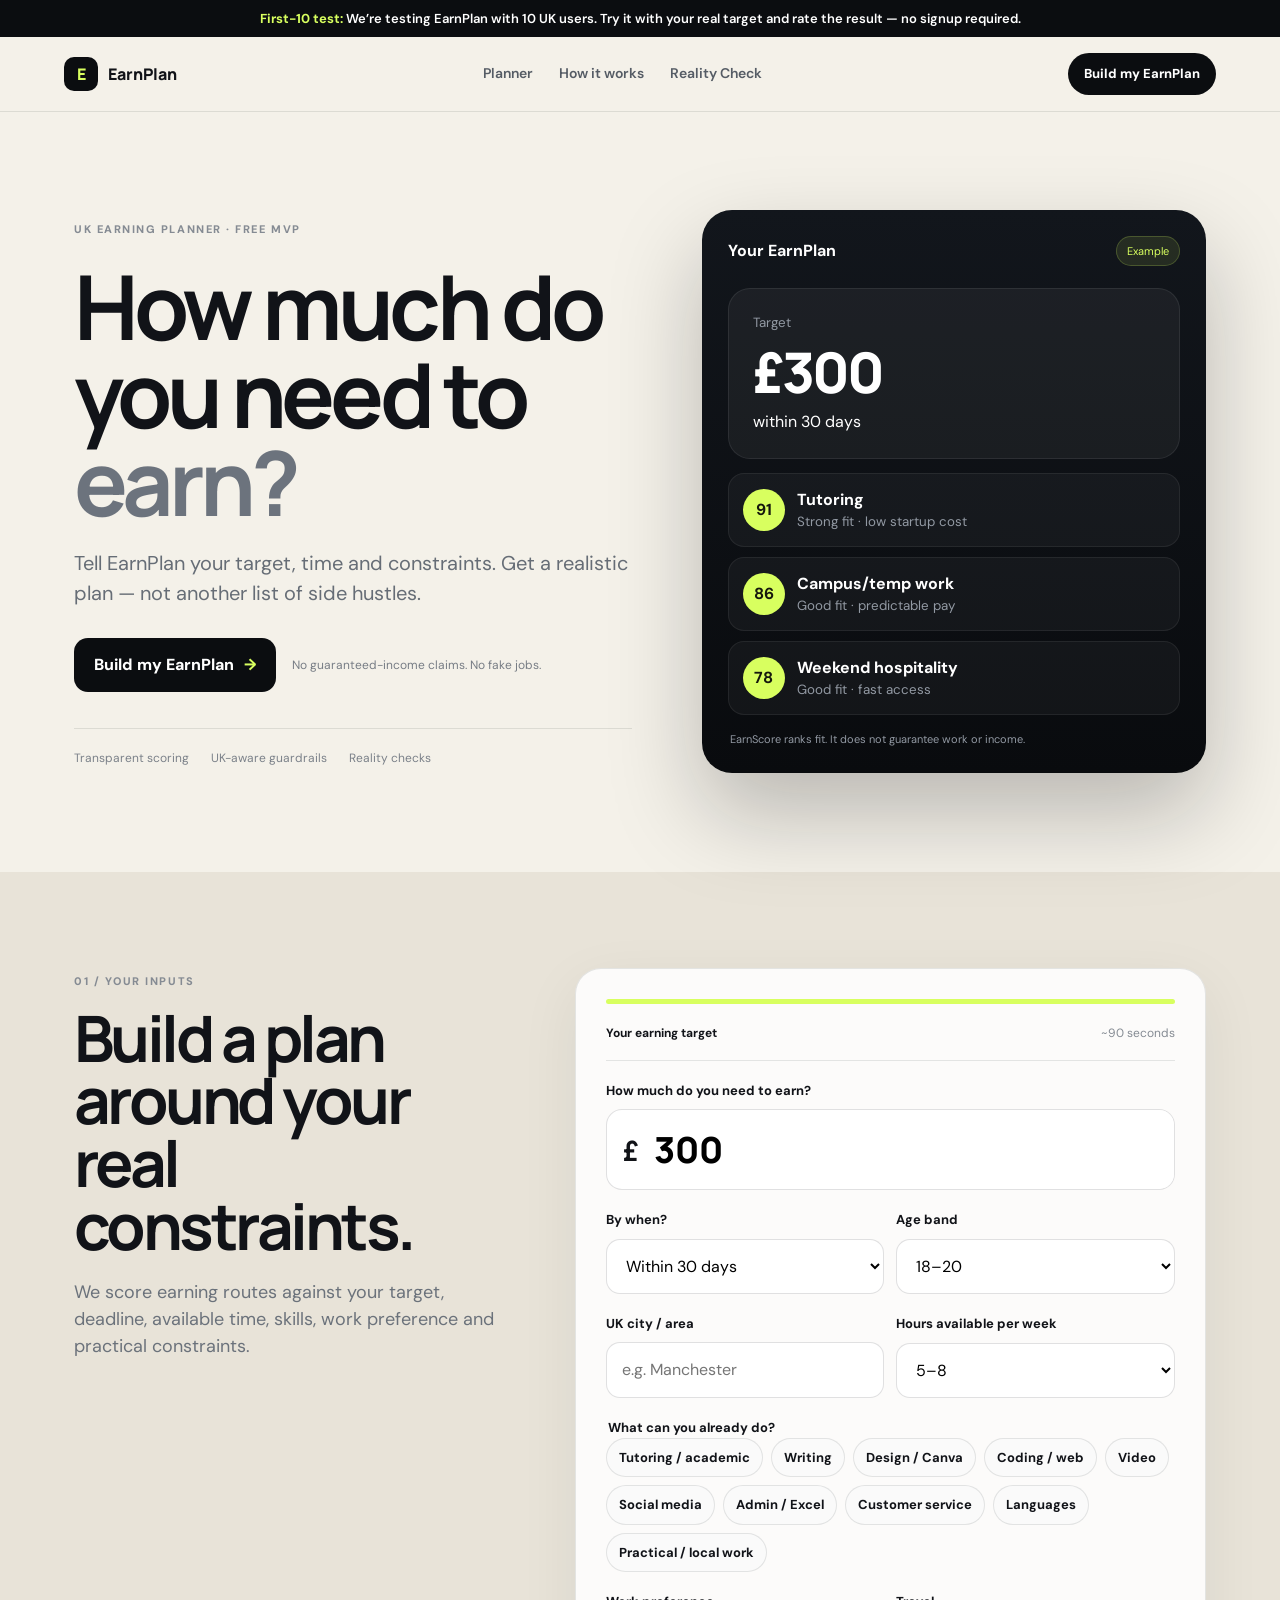
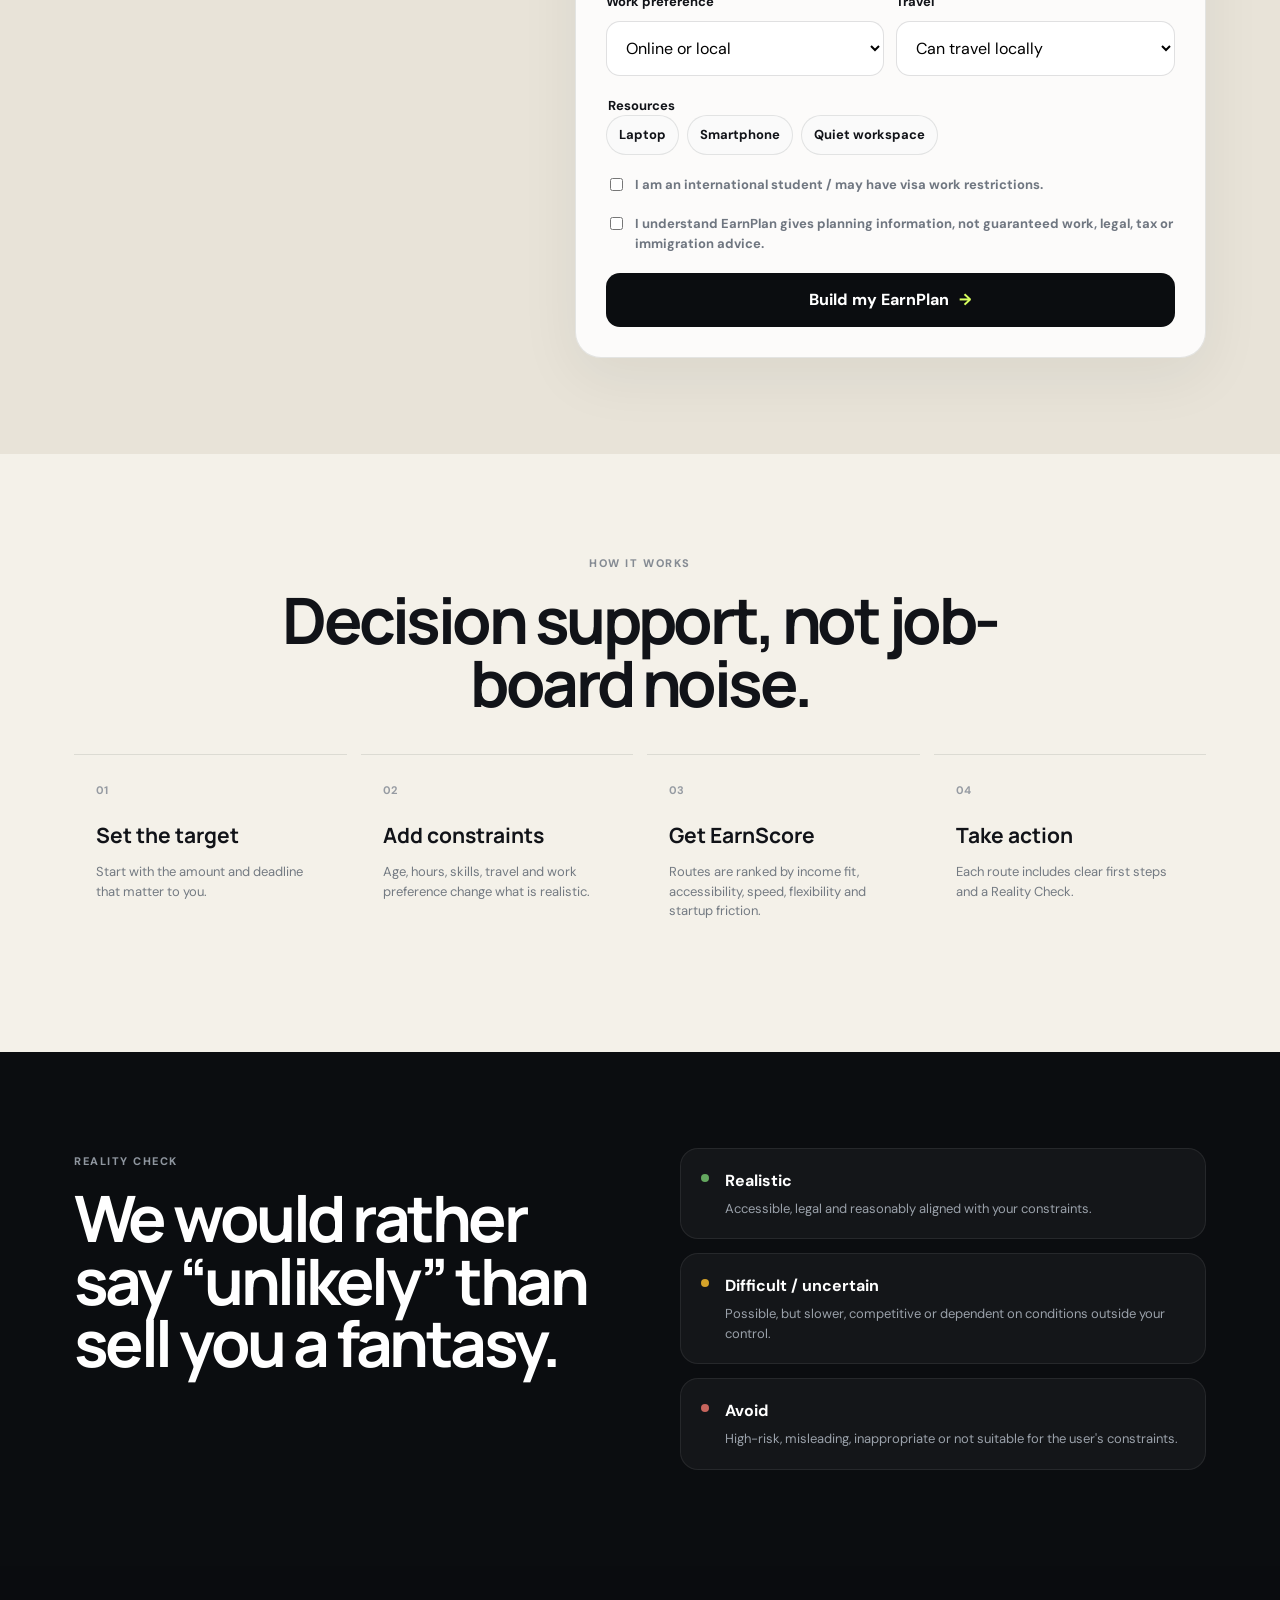
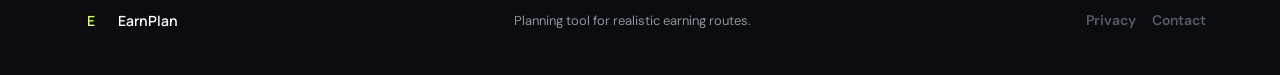
<file: index.html>
<!DOCTYPE html>
<html lang="en">
<head>
  <meta charset="UTF-8" />
  <meta name="viewport" content="width=device-width, initial-scale=1.0" />
  <meta name="description" content="EarnPlan turns your income target, time, skills and constraints into a realistic UK earning plan." />
  <meta name="theme-color" content="#0b0d10" />
  <title>EarnPlan — Build a realistic earning plan</title>
  <link rel="preconnect" href="https://fonts.googleapis.com">
  <link rel="preconnect" href="https://fonts.gstatic.com" crossorigin>
  <link href="https://fonts.googleapis.com/css2?family=DM+Sans:wght@400;500;600;700&family=Manrope:wght@600;700;800&display=swap" rel="stylesheet">
  <link rel="stylesheet" href="styles.css" />
</head>
<body>
  <div style="padding:10px 18px;text-align:center;background:#0b0d10;color:#fff;font:600 13px 'DM Sans',system-ui,sans-serif"><strong style="color:#d8ff5f">First-10 test:</strong> We’re testing EarnPlan with 10 UK users. Try it with your real target and rate the result — no signup required.</div>
  <header class="site-header">
    <a class="brand" href="#top"><span class="brand-mark">E</span><span>EarnPlan</span></a>
    <nav><a href="#planner">Planner</a><a href="#how">How it works</a><a href="#trust">Reality Check</a></nav>
    <a class="header-cta" href="#planner">Build my EarnPlan</a>
  </header>
  <main id="top">
    <section class="hero section-shell">
      <div class="hero-copy-wrap">
        <span class="eyebrow">UK earning planner · free MVP</span>
        <h1>How much do you need to <span>earn?</span></h1>
        <p class="hero-copy">Tell EarnPlan your target, time and constraints. Get a realistic plan — not another list of side hustles.</p>
        <div class="hero-actions"><a class="button primary-button" href="#planner">Build my EarnPlan <span>→</span></a><span class="microcopy">No guaranteed-income claims. No fake jobs.</span></div>
        <div class="trust-row"><span>Transparent scoring</span><span>UK-aware guardrails</span><span>Reality checks</span></div>
      </div>
      <div class="hero-product"><div class="product-window"><div class="window-top"><strong>Your EarnPlan</strong><span class="badge">Example</span></div><div class="target-card"><small>Target</small><strong>£300</strong><span>within 30 days</span></div><div class="route-preview"><div><b>91</b><span><strong>Tutoring</strong><small>Strong fit · low startup cost</small></span></div><div><b>86</b><span><strong>Campus/temp work</strong><small>Good fit · predictable pay</small></span></div><div><b>78</b><span><strong>Weekend hospitality</strong><small>Good fit · fast access</small></span></div></div><p class="window-note">EarnScore ranks fit. It does not guarantee work or income.</p></div></div>
    </section>
    <section id="planner" class="planner-wrap"><div class="section-shell planner-grid"><div class="section-intro"><span class="section-number">01 / Your inputs</span><h2>Build a plan around your real constraints.</h2><p>We score earning routes against your target, deadline, available time, skills, work preference and practical constraints.</p></div><form id="earn-form" class="panel form-panel"><div class="progress"><span id="progress-bar"></span></div><div class="form-head"><strong>Your earning target</strong><span>~90 seconds</span></div><label><span>How much do you need to earn?</span><div class="money-input"><b>£</b><input id="goal" type="number" min="20" step="10" value="300" required></div></label><div class="two-fields"><label><span>By when?</span><select id="deadline"><option value="7">Within 7 days</option><option value="30" selected>Within 30 days</option><option value="90">Within 90 days</option></select></label><label><span>Age band</span><select id="age"><option value="16-17">16–17</option><option value="18-20" selected>18–20</option><option value="21+">21+</option></select></label></div><div class="two-fields"><label><span>UK city / area</span><input id="location" type="text" placeholder="e.g. Manchester" required></label><label><span>Hours available per week</span><select id="hours"><option value="4">Up to 4</option><option value="8" selected>5–8</option><option value="12">9–12</option><option value="20">13–20</option><option value="30">20+</option></select></label></div><fieldset><legend>What can you already do?</legend><div class="chip-grid"><label class="chip"><input type="checkbox" name="skills" value="academic"><span>Tutoring / academic</span></label><label class="chip"><input type="checkbox" name="skills" value="writing"><span>Writing</span></label><label class="chip"><input type="checkbox" name="skills" value="design"><span>Design / Canva</span></label><label class="chip"><input type="checkbox" name="skills" value="web"><span>Coding / web</span></label><label class="chip"><input type="checkbox" name="skills" value="video"><span>Video</span></label><label class="chip"><input type="checkbox" name="skills" value="social"><span>Social media</span></label><label class="chip"><input type="checkbox" name="skills" value="admin"><span>Admin / Excel</span></label><label class="chip"><input type="checkbox" name="skills" value="service"><span>Customer service</span></label><label class="chip"><input type="checkbox" name="skills" value="language"><span>Languages</span></label><label class="chip"><input type="checkbox" name="skills" value="practical"><span>Practical / local work</span></label></div></fieldset><div class="two-fields"><label><span>Work preference</span><select id="preference"><option value="either">Online or local</option><option value="online">Online only</option><option value="local">Local only</option></select></label><label><span>Travel</span><select id="transport"><option value="none">No transport</option><option value="local" selected>Can travel locally</option><option value="bike">Bicycle</option><option value="car">Car</option></select></label></div><fieldset><legend>Resources</legend><div class="chip-grid"><label class="chip"><input type="checkbox" name="resources" value="laptop"><span>Laptop</span></label><label class="chip"><input type="checkbox" name="resources" value="phone"><span>Smartphone</span></label><label class="chip"><input type="checkbox" name="resources" value="quiet"><span>Quiet workspace</span></label></div></fieldset><label class="checkbox-line"><input id="visa" type="checkbox"><span>I am an international student / may have visa work restrictions.</span></label><label class="checkbox-line"><input id="eligibility" type="checkbox" required><span>I understand EarnPlan gives planning information, not guaranteed work, legal, tax or immigration advice.</span></label><button class="button primary-button full-button" type="submit">Build my EarnPlan <span>→</span></button></form></div></section>
    <section id="results" class="section-shell results-section hidden" aria-live="polite"><div class="results-head"><div><span class="section-number">02 / Your ranked routes</span><h2 id="result-title">Your EarnPlan</h2><p id="result-summary"></p></div><div class="score-key"><span>80–100 Strong fit</span><span>60–79 Possible fit</span><span>&lt;60 Weak fit</span></div></div><div id="result-cards" class="result-grid"></div><div class="action-plan panel"><div><span class="section-number">Your action plan</span><h3>What to do next</h3></div><ol id="action-list"></ol></div><div id="visa-warning" class="warning hidden"><strong>Visa/work-rights check:</strong> Some visa conditions restrict working hours and may prohibit self-employment. Check your own conditions and official UK guidance before accepting work.</div><p class="legal-note">Estimates are indicative only. Earnings, availability and eligibility vary by employer, platform, location and personal circumstances.</p></section>
    <section id="how" class="section-shell how-section"><div class="center-heading"><span class="section-number">How it works</span><h2>Decision support, not job-board noise.</h2></div><div class="steps-grid"><article><b>01</b><h3>Set the target</h3><p>Start with the amount and deadline that matter to you.</p></article><article><b>02</b><h3>Add constraints</h3><p>Age, hours, skills, travel and work preference change what is realistic.</p></article><article><b>03</b><h3>Get EarnScore</h3><p>Routes are ranked by income fit, accessibility, speed, flexibility and startup friction.</p></article><article><b>04</b><h3>Take action</h3><p>Each route includes clear first steps and a Reality Check.</p></article></div></section>
    <section id="trust" class="trust-section"><div class="section-shell trust-grid"><div><span class="section-number">Reality Check</span><h2>We would rather say “unlikely” than sell you a fantasy.</h2></div><div class="reality-list"><div><span class="dot green"></span><strong>Realistic</strong><p>Accessible, legal and reasonably aligned with your constraints.</p></div><div><span class="dot amber"></span><strong>Difficult / uncertain</strong><p>Possible, but slower, competitive or dependent on conditions outside your control.</p></div><div><span class="dot red"></span><strong>Avoid</strong><p>High-risk, misleading, inappropriate or not suitable for the user's constraints.</p></div></div></div></section>
  </main>
  <footer><div class="section-shell footer-inner"><a class="brand" href="#top"><span class="brand-mark">E</span><span>EarnPlan</span></a><p>Planning tool for realistic earning routes.</p><div><a href="privacy.html">Privacy</a><a href="mailto:helloearnplan@protonmail.com">Contact</a></div></div></footer>
  <script src="script.js"></script>
</body>
</html>
</file>
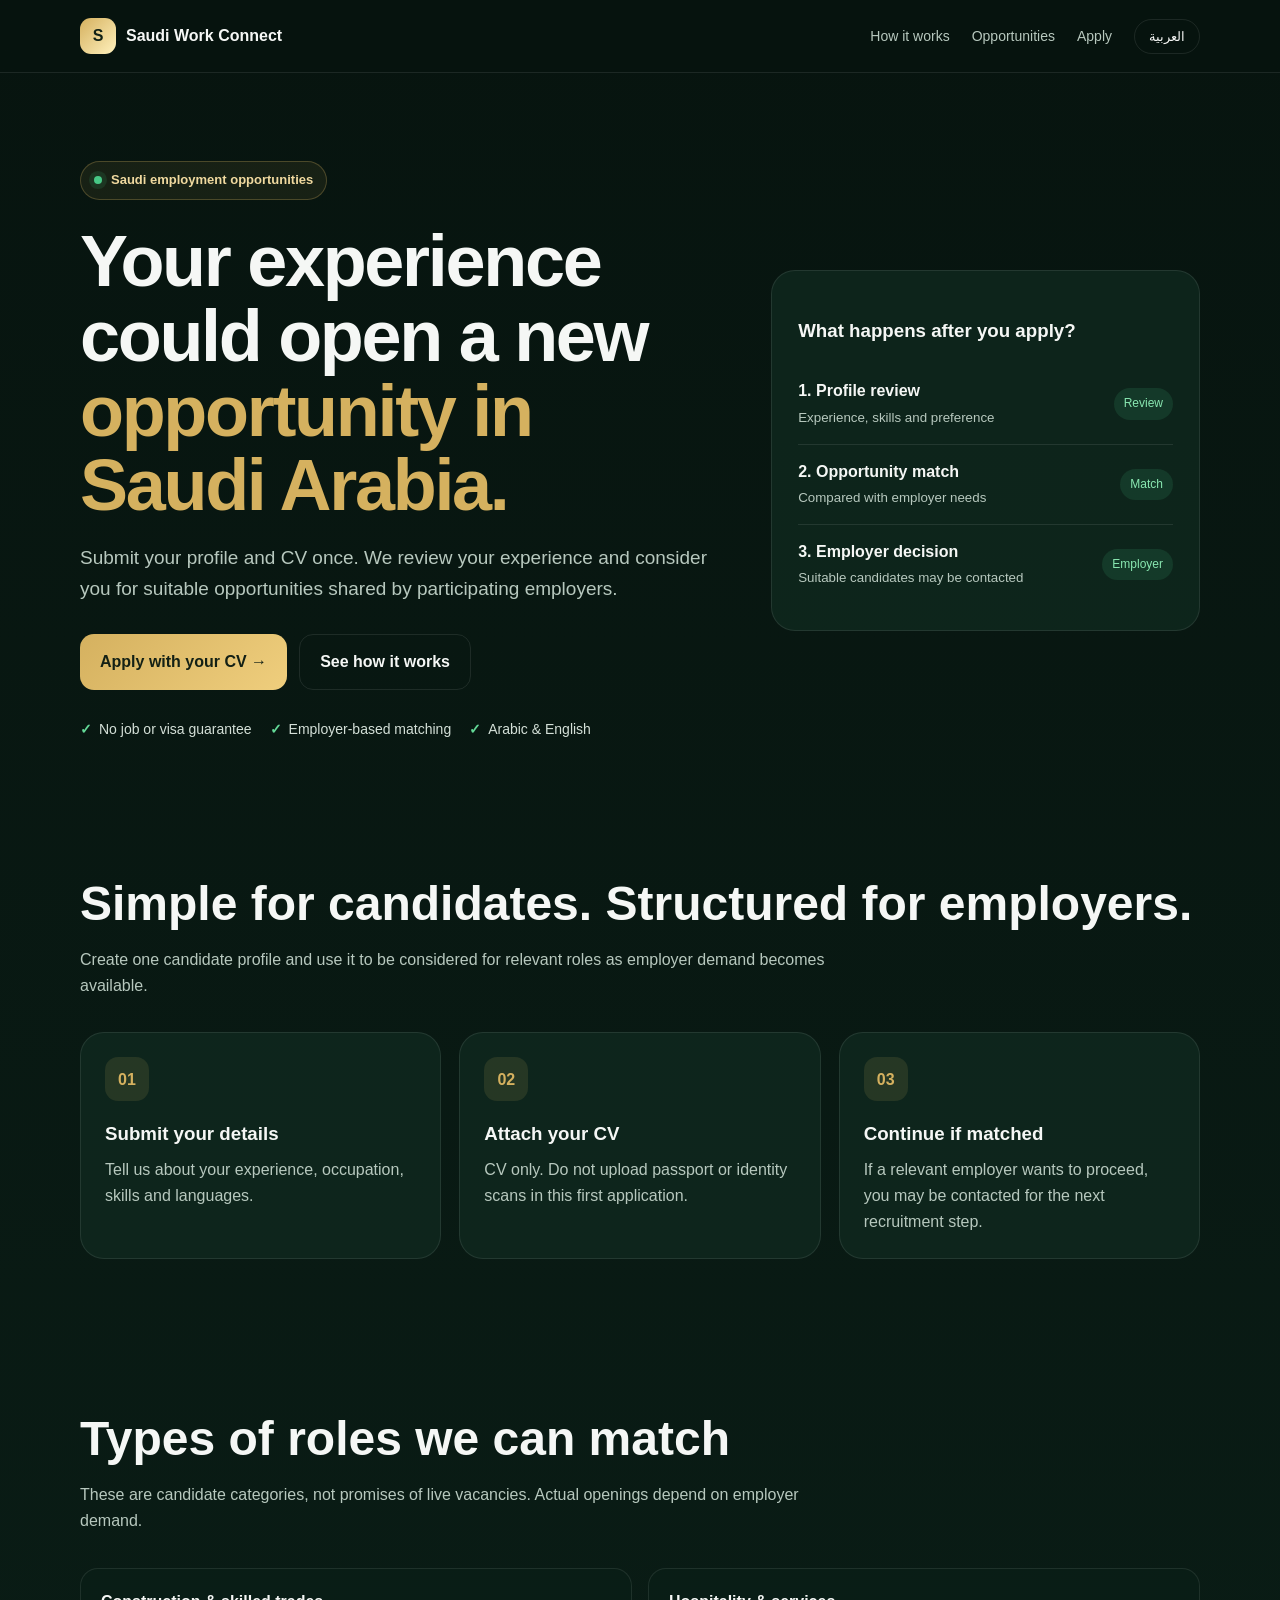
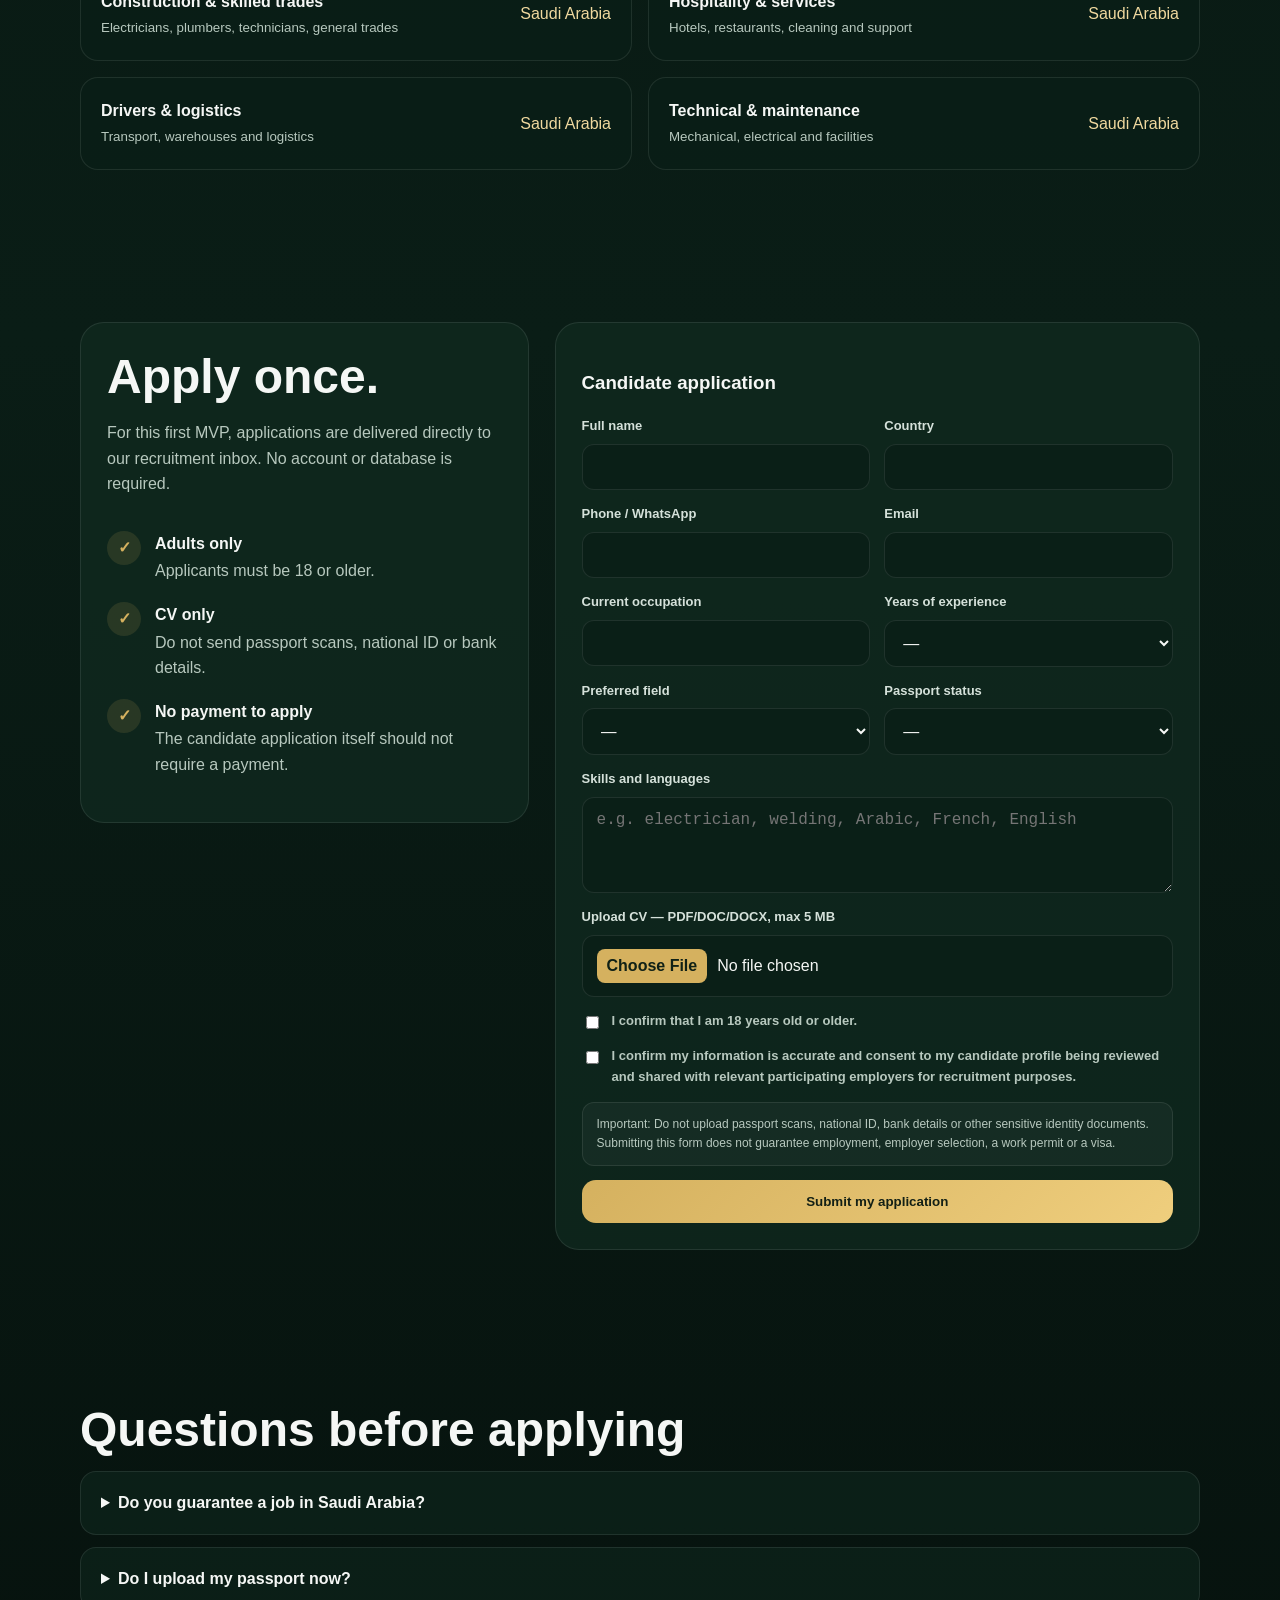
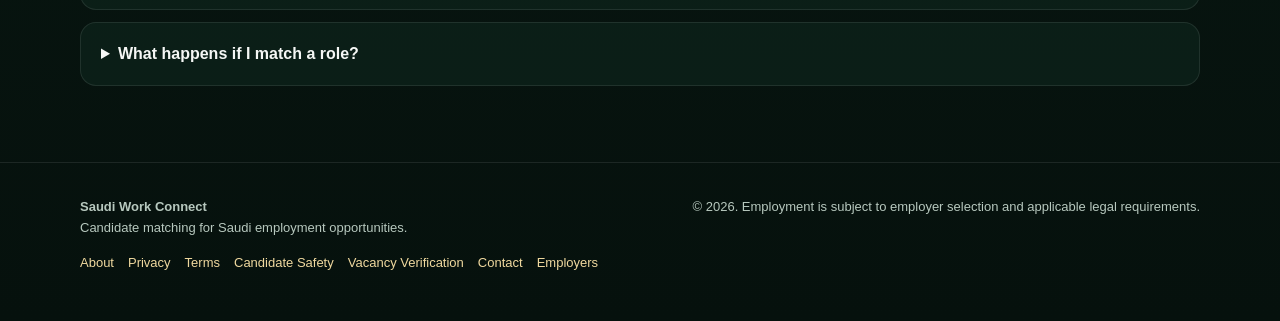
<file: saudi-work/index.html>
<!DOCTYPE html>
<html lang="en" dir="ltr">
<head>
  <meta charset="UTF-8" />
  <meta name="viewport" content="width=device-width, initial-scale=1.0" />
  <meta name="description" content="Apply for Saudi Arabia work opportunities. Submit your candidate profile and CV for employer matching." />
  <title>Saudi Work Connect | فرص عمل في السعودية</title>
  <style>
    :root{--bg:#07140f;--card:#10291f;--text:#f5f7f5;--muted:#b7c8be;--gold:#d5b15f;--line:rgba(255,255,255,.09)}
    *{box-sizing:border-box}html{scroll-behavior:smooth}body{margin:0;font-family:Inter,Arial,"Noto Sans Arabic",sans-serif;background:linear-gradient(180deg,var(--bg),#0a1d16 55%,#06110d);color:var(--text);line-height:1.6}a{text-decoration:none;color:inherit}.wrap{width:min(1120px,92%);margin:auto}.nav{position:sticky;top:0;z-index:20;background:rgba(7,20,15,.88);backdrop-filter:blur(14px);border-bottom:1px solid var(--line)}.navin{height:72px;display:flex;align-items:center;justify-content:space-between;gap:18px}.brand{font-weight:800;display:flex;align-items:center;gap:10px}.mark{width:36px;height:36px;border-radius:11px;background:linear-gradient(135deg,var(--gold),#fff1bd);color:#102116;display:grid;place-items:center;font-weight:900}.navlinks{display:flex;gap:22px;align-items:center;font-size:14px;color:var(--muted)}.lang{border:1px solid var(--line);background:transparent;color:var(--text);border-radius:999px;padding:9px 14px;cursor:pointer}.cta{display:inline-flex;justify-content:center;align-items:center;background:linear-gradient(135deg,var(--gold),#efce7d);color:#132015;border:0;border-radius:14px;padding:14px 20px;font-weight:800;cursor:pointer}.cta.secondary{background:transparent;color:var(--text);border:1px solid var(--line)}.hero{padding:88px 0 60px}.hero-grid{display:grid;grid-template-columns:1.2fr .8fr;gap:48px;align-items:center}.eyebrow{display:inline-flex;gap:9px;align-items:center;border:1px solid rgba(213,177,95,.28);background:rgba(213,177,95,.08);color:#f0d99f;padding:8px 13px;border-radius:999px;font-size:13px;font-weight:700}.dot{width:8px;height:8px;border-radius:50%;background:#47c886;box-shadow:0 0 0 5px rgba(71,200,134,.12)}h1{font-size:clamp(42px,6vw,72px);line-height:1.04;margin:24px 0 20px;letter-spacing:-2.3px}h1 span{color:var(--gold)}.lead{font-size:19px;color:var(--muted);max-width:700px}.actions{display:flex;gap:12px;flex-wrap:wrap;margin-top:30px}.trustline{display:flex;flex-wrap:wrap;gap:18px;margin-top:28px;color:#d4e0d8;font-size:14px}.trustline span:before{content:"✓";color:#63d997;font-weight:900;margin-inline-end:7px}.hero-card,.panel,.card{background:rgba(16,41,31,.78);border:1px solid var(--line);border-radius:24px}.hero-card{padding:26px}.mini{display:flex;justify-content:space-between;gap:14px;align-items:center;padding:14px 0;border-bottom:1px solid var(--line)}.mini:last-child{border-bottom:0}.mini small{color:var(--muted)}.badge{font-size:12px;padding:6px 10px;border-radius:999px;background:rgba(71,200,134,.13);color:#89e7b1}.section{padding:76px 0}.section h2{font-size:clamp(30px,4vw,48px);line-height:1.15;margin:0 0 14px}.sub{color:var(--muted);max-width:760px;margin-bottom:34px}.grid3{display:grid;grid-template-columns:repeat(3,1fr);gap:18px}.card{padding:24px}.icon{width:44px;height:44px;border-radius:13px;background:rgba(213,177,95,.12);display:grid;place-items:center;color:var(--gold);font-weight:900;margin-bottom:18px}.card h3{margin:0 0 8px}.card p{margin:0;color:var(--muted)}.jobs{display:grid;grid-template-columns:repeat(2,1fr);gap:16px}.job{display:flex;justify-content:space-between;gap:14px;align-items:center;border:1px solid var(--line);background:rgba(10,31,23,.76);padding:20px;border-radius:18px}.job small{color:var(--muted)}.jobtag{color:#f0d99f;white-space:nowrap}.apply{display:grid;grid-template-columns:.82fr 1.18fr;gap:26px;align-items:start}.panel{padding:26px}.step{display:flex;gap:14px;margin:18px 0}.step:before{content:"✓";flex:0 0 34px;height:34px;border-radius:50%;display:grid;place-items:center;background:rgba(213,177,95,.13);color:var(--gold);font-weight:900}.step p{margin:2px 0 0;color:var(--muted)}form{display:grid;grid-template-columns:1fr 1fr;gap:14px}.field{display:flex;flex-direction:column;gap:7px}.field.full{grid-column:1/-1}label{font-size:13px;color:#d5e1da;font-weight:700}input,select,textarea{width:100%;border:1px solid var(--line);background:#0a1f17;color:var(--text);border-radius:12px;padding:13px 14px;outline:none;font-size:16px}textarea{min-height:96px;resize:vertical}input::file-selector-button{border:0;border-radius:8px;padding:8px 10px;margin-inline-end:10px;background:#d5b15f;color:#102116;font-weight:800}.check{grid-column:1/-1;display:flex;gap:10px;font-size:13px;color:var(--muted);align-items:flex-start}.check input{width:auto;margin-top:5px}.notice{grid-column:1/-1;background:rgba(255,255,255,.035);border:1px solid var(--line);border-radius:12px;padding:12px 14px;color:var(--muted);font-size:12px}.submit{grid-column:1/-1}.faq{display:grid;gap:12px}.faq details{border:1px solid var(--line);background:rgba(16,41,31,.55);border-radius:16px;padding:18px 20px}.faq summary{cursor:pointer;font-weight:800}.faq p{color:var(--muted);margin-bottom:0}.footer{border-top:1px solid var(--line);padding:34px 0 48px;color:var(--muted);font-size:13px}.foot{display:flex;justify-content:space-between;gap:25px;flex-wrap:wrap}.legal-links{display:flex;gap:14px;flex-wrap:wrap;margin-top:14px}.legal-links a{color:#f0d99f}.legal-links a:hover{text-decoration:underline}.arabic{font-family:"Noto Sans Arabic",Tahoma,Arial,sans-serif}body[dir="rtl"] h1{letter-spacing:0}.hidden{display:none!important}@media(max-width:820px){.navlinks a{display:none}.hero-grid,.apply{grid-template-columns:1fr}.grid3{grid-template-columns:1fr}.jobs{grid-template-columns:1fr}}@media(max-width:560px){form{grid-template-columns:1fr}.field.full,.check,.notice,.submit{grid-column:1}.navin{height:64px}.hero{padding:58px 0 34px}.section{padding:56px 0}}
  </style>
</head>
<body>
<nav class="nav"><div class="wrap navin"><a class="brand" href="#top"><span class="mark">S</span><span data-en="Saudi Work Connect" data-ar="فرص العمل في السعودية">Saudi Work Connect</span></a><div class="navlinks"><a href="#how" data-en="How it works" data-ar="كيف تعمل الخدمة">How it works</a><a href="#jobs" data-en="Opportunities" data-ar="الفرص">Opportunities</a><a href="#apply" data-en="Apply" data-ar="قدّم الآن">Apply</a><button class="lang" id="langBtn" type="button">العربية</button></div></div></nav>
<main id="top">
<section class="hero"><div class="wrap hero-grid"><div><div class="eyebrow"><span class="dot"></span><span data-en="Saudi employment opportunities" data-ar="فرص عمل في المملكة العربية السعودية">Saudi employment opportunities</span></div><h1 data-en="Your experience could open a new <span>opportunity in Saudi Arabia.</span>" data-ar="خبرتك قد تفتح لك <span>فرصة جديدة في السعودية.</span>">Your experience could open a new <span>opportunity in Saudi Arabia.</span></h1><p class="lead" data-en="Submit your profile and CV once. We review your experience and consider you for suitable opportunities shared by participating employers." data-ar="أرسل ملفك وسيرتك الذاتية مرة واحدة. نراجع خبرتك ونرشحك للفرص المناسبة المتاحة لدى جهات العمل المشاركة.">Submit your profile and CV once. We review your experience and consider you for suitable opportunities shared by participating employers.</p><div class="actions"><a class="cta" href="#apply" data-en="Apply with your CV →" data-ar="قدّم بسيرتك الذاتية ←">Apply with your CV →</a><a class="cta secondary" href="#how" data-en="See how it works" data-ar="تعرف على طريقة العمل">See how it works</a></div><div class="trustline"><span data-en="No job or visa guarantee" data-ar="لا يوجد ضمان للوظيفة أو التأشيرة">No job or visa guarantee</span><span data-en="Employer-based matching" data-ar="مطابقة حسب احتياجات جهات العمل">Employer-based matching</span><span data-en="Arabic & English" data-ar="العربية والإنجليزية">Arabic & English</span></div></div><aside class="hero-card"><h3 data-en="What happens after you apply?" data-ar="ماذا يحدث بعد التقديم؟">What happens after you apply?</h3><div class="mini"><div><strong data-en="1. Profile review" data-ar="1. مراجعة الملف">1. Profile review</strong><br><small data-en="Experience, skills and preference" data-ar="الخبرة والمهارات والتفضيلات">Experience, skills and preference</small></div><span class="badge" data-en="Review" data-ar="مراجعة">Review</span></div><div class="mini"><div><strong data-en="2. Opportunity match" data-ar="2. مطابقة الفرص">2. Opportunity match</strong><br><small data-en="Compared with employer needs" data-ar="مقارنة باحتياجات جهة العمل">Compared with employer needs</small></div><span class="badge" data-en="Match" data-ar="مطابقة">Match</span></div><div class="mini"><div><strong data-en="3. Employer decision" data-ar="3. قرار جهة العمل">3. Employer decision</strong><br><small data-en="Suitable candidates may be contacted" data-ar="قد يتم التواصل مع المرشحين المناسبين">Suitable candidates may be contacted</small></div><span class="badge" data-en="Employer" data-ar="جهة العمل">Employer</span></div></aside></div></section>
<section class="section" id="how"><div class="wrap"><h2 data-en="Simple for candidates. Structured for employers." data-ar="بسيط للمرشحين. ومنظم لجهات العمل.">Simple for candidates. Structured for employers.</h2><p class="sub" data-en="Create one candidate profile and use it to be considered for relevant roles as employer demand becomes available." data-ar="أنشئ ملف مرشح واحد ليتم النظر فيه للوظائف المناسبة عند توفر احتياجات لدى جهات العمل.">Create one candidate profile and use it to be considered for relevant roles as employer demand becomes available.</p><div class="grid3"><article class="card"><div class="icon">01</div><h3 data-en="Submit your details" data-ar="أرسل بياناتك">Submit your details</h3><p data-en="Tell us about your experience, occupation, skills and languages." data-ar="أخبرنا عن خبرتك ومهنتك ومهاراتك ولغاتك.">Tell us about your experience, occupation, skills and languages.</p></article><article class="card"><div class="icon">02</div><h3 data-en="Attach your CV" data-ar="أرفق سيرتك الذاتية">Attach your CV</h3><p data-en="CV only. Do not upload passport or identity scans in this first application." data-ar="السيرة الذاتية فقط. لا ترفع جواز السفر أو وثائق الهوية في الطلب الأول.">CV only. Do not upload passport or identity scans in this first application.</p></article><article class="card"><div class="icon">03</div><h3 data-en="Continue if matched" data-ar="تابع إذا تمت المطابقة">Continue if matched</h3><p data-en="If a relevant employer wants to proceed, you may be contacted for the next recruitment step." data-ar="إذا رغبت جهة عمل مناسبة في المتابعة فقد يتم التواصل معك للخطوة التالية.">If a relevant employer wants to proceed, you may be contacted for the next recruitment step.</p></article></div></div></section>
<section class="section" id="jobs"><div class="wrap"><h2 data-en="Types of roles we can match" data-ar="أنواع الوظائف التي يمكن مطابقتها">Types of roles we can match</h2><p class="sub" data-en="These are candidate categories, not promises of live vacancies. Actual openings depend on employer demand." data-ar="هذه فئات للمرشحين وليست وعوداً بوظائف شاغرة حالياً. الفرص الفعلية تعتمد على احتياجات جهات العمل.">These are candidate categories, not promises of live vacancies. Actual openings depend on employer demand.</p><div class="jobs"><div class="job"><div><b data-en="Construction & skilled trades" data-ar="البناء والحرف المهنية">Construction & skilled trades</b><br><small data-en="Electricians, plumbers, technicians, general trades" data-ar="كهربائيون، سباكون، فنيون وحرف مختلفة">Electricians, plumbers, technicians, general trades</small></div><span class="jobtag">Saudi Arabia</span></div><div class="job"><div><b data-en="Hospitality & services" data-ar="الضيافة والخدمات">Hospitality & services</b><br><small data-en="Hotels, restaurants, cleaning and support" data-ar="الفنادق والمطاعم والنظافة والدعم">Hotels, restaurants, cleaning and support</small></div><span class="jobtag">Saudi Arabia</span></div><div class="job"><div><b data-en="Drivers & logistics" data-ar="السائقون والخدمات اللوجستية">Drivers & logistics</b><br><small data-en="Transport, warehouses and logistics" data-ar="النقل والمستودعات والخدمات اللوجستية">Transport, warehouses and logistics</small></div><span class="jobtag">Saudi Arabia</span></div><div class="job"><div><b data-en="Technical & maintenance" data-ar="الفنيون والصيانة">Technical & maintenance</b><br><small data-en="Mechanical, electrical and facilities" data-ar="الميكانيك والكهرباء وصيانة المنشآت">Mechanical, electrical and facilities</small></div><span class="jobtag">Saudi Arabia</span></div></div></div></section>
<section class="section" id="apply"><div class="wrap apply"><div class="panel"><h2 data-en="Apply once." data-ar="قدّم مرة واحدة.">Apply once.</h2><p class="sub" data-en="For this first MVP, applications are delivered directly to our recruitment inbox. No account or database is required." data-ar="في النسخة الأولى، يصل طلبك مباشرة إلى صندوق بريد التوظيف. لا تحتاج إلى حساب أو قاعدة بيانات.">For this first MVP, applications are delivered directly to our recruitment inbox. No account or database is required.</p><div class="step"><div><strong data-en="Adults only" data-ar="للبالغين فقط">Adults only</strong><p data-en="Applicants must be 18 or older." data-ar="يجب أن يكون عمر المتقدم 18 سنة أو أكثر.">Applicants must be 18 or older.</p></div></div><div class="step"><div><strong data-en="CV only" data-ar="السيرة الذاتية فقط">CV only</strong><p data-en="Do not send passport scans, national ID or bank details." data-ar="لا ترسل نسخة جواز السفر أو بطاقة الهوية أو بيانات البنك.">Do not send passport scans, national ID or bank details.</p></div></div><div class="step"><div><strong data-en="No payment to apply" data-ar="لا تدفع للتقديم">No payment to apply</strong><p data-en="The candidate application itself should not require a payment." data-ar="طلب الترشح نفسه لا يتطلب دفع أي مبلغ.">The candidate application itself should not require a payment.</p></div></div></div>
<div class="panel"><h3 data-en="Candidate application" data-ar="طلب الترشح">Candidate application</h3>
<form id="applicationForm" action="https://formsubmit.co/helloearnplan@protonmail.com" method="POST" enctype="multipart/form-data">
<input type="hidden" name="_subject" value="New Saudi Work Connect candidate application" />
<input type="hidden" name="_template" value="table" />
<input type="hidden" name="_captcha" value="true" />
<input type="hidden" name="source" value="Saudi Work Connect" />
<div class="field"><label data-en="Full name" data-ar="الاسم الكامل">Full name</label><input required name="fullName" autocomplete="name" maxlength="120" /></div>
<div class="field"><label data-en="Country" data-ar="البلد">Country</label><input required name="country" maxlength="80" /></div>
<div class="field"><label data-en="Phone / WhatsApp" data-ar="الهاتف / واتساب">Phone / WhatsApp</label><input required name="phone" type="tel" autocomplete="tel" maxlength="40" /></div>
<div class="field"><label data-en="Email" data-ar="البريد الإلكتروني">Email</label><input required name="email" type="email" autocomplete="email" maxlength="160" /></div>
<div class="field"><label data-en="Current occupation" data-ar="المهنة الحالية">Current occupation</label><input required name="occupation" maxlength="100" /></div>
<div class="field"><label data-en="Years of experience" data-ar="سنوات الخبرة">Years of experience</label><select required name="experience"><option value="">—</option><option>0-1</option><option>2-3</option><option>4-5</option><option>6-10</option><option>10+</option></select></div>
<div class="field"><label data-en="Preferred field" data-ar="المجال المفضل">Preferred field</label><select required name="field"><option value="">—</option><option>Construction / البناء</option><option>Hospitality / الضيافة</option><option>Driving & logistics / السواقة واللوجستيك</option><option>Technical & maintenance / الفنيون والصيانة</option><option>Other / أخرى</option></select></div>
<div class="field"><label data-en="Passport status" data-ar="حالة جواز السفر">Passport status</label><select required name="passportStatus"><option value="">—</option><option>Valid passport / جواز سفر ساري</option><option>Applying or renewing / قيد الطلب أو التجديد</option><option>No passport yet / لا يوجد جواز بعد</option></select></div>
<div class="field full"><label data-en="Skills and languages" data-ar="المهارات واللغات">Skills and languages</label><textarea name="skills" maxlength="1500" placeholder="e.g. electrician, welding, Arabic, French, English"></textarea></div>
<div class="field full"><label data-en="Upload CV — PDF/DOC/DOCX, max 5 MB" data-ar="ارفع السيرة الذاتية — PDF/DOC/DOCX، بحد أقصى 5 ميغابايت">Upload CV — PDF/DOC/DOCX, max 5 MB</label><input required id="cvFile" type="file" name="attachment" accept=".pdf,.doc,.docx,application/pdf,application/msword,application/vnd.openxmlformats-officedocument.wordprocessingml.document" /></div>
<label class="check"><input required type="checkbox" name="adultConfirmation" value="Confirmed 18+" /><span data-en="I confirm that I am 18 years old or older." data-ar="أؤكد أن عمري 18 سنة أو أكثر.">I confirm that I am 18 years old or older.</span></label>
<label class="check"><input required type="checkbox" name="candidateConsent" value="Consented" /><span data-en="I confirm my information is accurate and consent to my candidate profile being reviewed and shared with relevant participating employers for recruitment purposes." data-ar="أؤكد أن معلوماتي صحيحة وأوافق على مراجعة ملفي ومشاركته مع جهات العمل المشاركة ذات الصلة لأغراض التوظيف.">I confirm my information is accurate and consent to my candidate profile being reviewed and shared with relevant participating employers for recruitment purposes.</span></label>
<div class="notice" data-en="Important: Do not upload passport scans, national ID, bank details or other sensitive identity documents. Submitting this form does not guarantee employment, employer selection, a work permit or a visa." data-ar="مهم: لا ترفع نسخة جواز السفر أو بطاقة الهوية أو بيانات البنك أو وثائق هوية حساسة أخرى. إرسال الطلب لا يضمن الوظيفة أو اختيار جهة العمل أو تصريح العمل أو التأشيرة.">Important: Do not upload passport scans, national ID, bank details or other sensitive identity documents. Submitting this form does not guarantee employment, employer selection, a work permit or a visa.</div>
<button class="cta submit" type="submit" data-en="Submit my application" data-ar="إرسال طلب الترشح">Submit my application</button>
</form><div id="formMsg" class="notice hidden" style="margin-top:14px"></div></div></div></section>
<section class="section"><div class="wrap"><h2 data-en="Questions before applying" data-ar="أسئلة قبل التقديم">Questions before applying</h2><div class="faq"><details><summary data-en="Do you guarantee a job in Saudi Arabia?" data-ar="هل تضمنون وظيفة في السعودية؟">Do you guarantee a job in Saudi Arabia?</summary><p data-en="No. Profiles may be matched with employer opportunities. Final selection belongs to the employer." data-ar="لا. قد تتم مطابقة الملفات مع فرص لدى جهات العمل، والاختيار النهائي يعود لجهة العمل.">No. Profiles may be matched with employer opportunities. Final selection belongs to the employer.</p></details><details><summary data-en="Do I upload my passport now?" data-ar="هل أرفع جواز سفري الآن؟">Do I upload my passport now?</summary><p data-en="No. Only provide passport status. Identity documents should not be sent through this first application form." data-ar="لا. قدم فقط حالة جواز السفر. لا ترسل وثائق الهوية عبر طلب الترشح الأول.">No. Only provide passport status. Identity documents should not be sent through this first application form.</p></details><details><summary data-en="What happens if I match a role?" data-ar="ماذا يحدث إذا كان ملفي مناسباً؟">What happens if I match a role?</summary><p data-en="You may be contacted to confirm availability and proceed to employer review or interview." data-ar="قد يتم التواصل معك لتأكيد توفرّك والانتقال إلى مراجعة جهة العمل أو المقابلة.">You may be contacted to confirm availability and proceed to employer review or interview.</p></details></div></div></section>
</main>
<footer class="footer"><div class="wrap foot"><div><strong>Saudi Work Connect</strong><br><span data-en="Candidate matching for Saudi employment opportunities." data-ar="مطابقة المرشحين مع فرص العمل في السعودية.">Candidate matching for Saudi employment opportunities.</span><div class="legal-links"><a href="about.html" data-en="About" data-ar="من نحن">About</a><a href="privacy.html" data-en="Privacy" data-ar="الخصوصية">Privacy</a><a href="terms.html" data-en="Terms" data-ar="الشروط">Terms</a><a href="candidate-safety.html" data-en="Candidate Safety" data-ar="سلامة المرشحين">Candidate Safety</a><a href="vacancy-verification.html" data-en="Vacancy Verification" data-ar="التحقق من الوظائف">Vacancy Verification</a><a href="contact.html" data-en="Contact" data-ar="تواصل معنا">Contact</a><a href="employer.html" data-en="Employers" data-ar="جهات العمل">Employers</a></div></div><div data-en="© 2026. Employment is subject to employer selection and applicable legal requirements." data-ar="© 2026. التوظيف خاضع لاختيار جهة العمل والمتطلبات النظامية المعمول بها.">© 2026. Employment is subject to employer selection and applicable legal requirements.</div></div></footer>
<script>
const btn=document.getElementById('langBtn');let lang='en';
function switchLang(){lang=lang==='en'?'ar':'en';const ar=lang==='ar';document.documentElement.lang=lang;document.documentElement.dir=ar?'rtl':'ltr';document.body.dir=ar?'rtl':'ltr';document.body.classList.toggle('arabic',ar);document.querySelectorAll('[data-en][data-ar]').forEach(el=>{el.innerHTML=el.getAttribute('data-'+lang)});btn.textContent=ar?'English':'العربية'}
btn.addEventListener('click',switchLang);
const form=document.getElementById('applicationForm'),cv=document.getElementById('cvFile'),msg=document.getElementById('formMsg');
form.addEventListener('submit',e=>{msg.classList.add('hidden');if(cv.files.length){const f=cv.files[0];const allowed=['application/pdf','application/msword','application/vnd.openxmlformats-officedocument.wordprocessingml.document'];if(f.size>5*1024*1024||(!allowed.includes(f.type)&&!(/\.(pdf|doc|docx)$/i.test(f.name)))){e.preventDefault();msg.classList.remove('hidden');msg.textContent=lang==='ar'?'يرجى رفع سيرة ذاتية بصيغة PDF أو DOC أو DOCX وبحجم لا يتجاوز 5 ميغابايت.':'Please upload a PDF, DOC or DOCX CV no larger than 5 MB.';msg.scrollIntoView({behavior:'smooth',block:'nearest'});return} } });
</script>
</body>
</html>
</file>
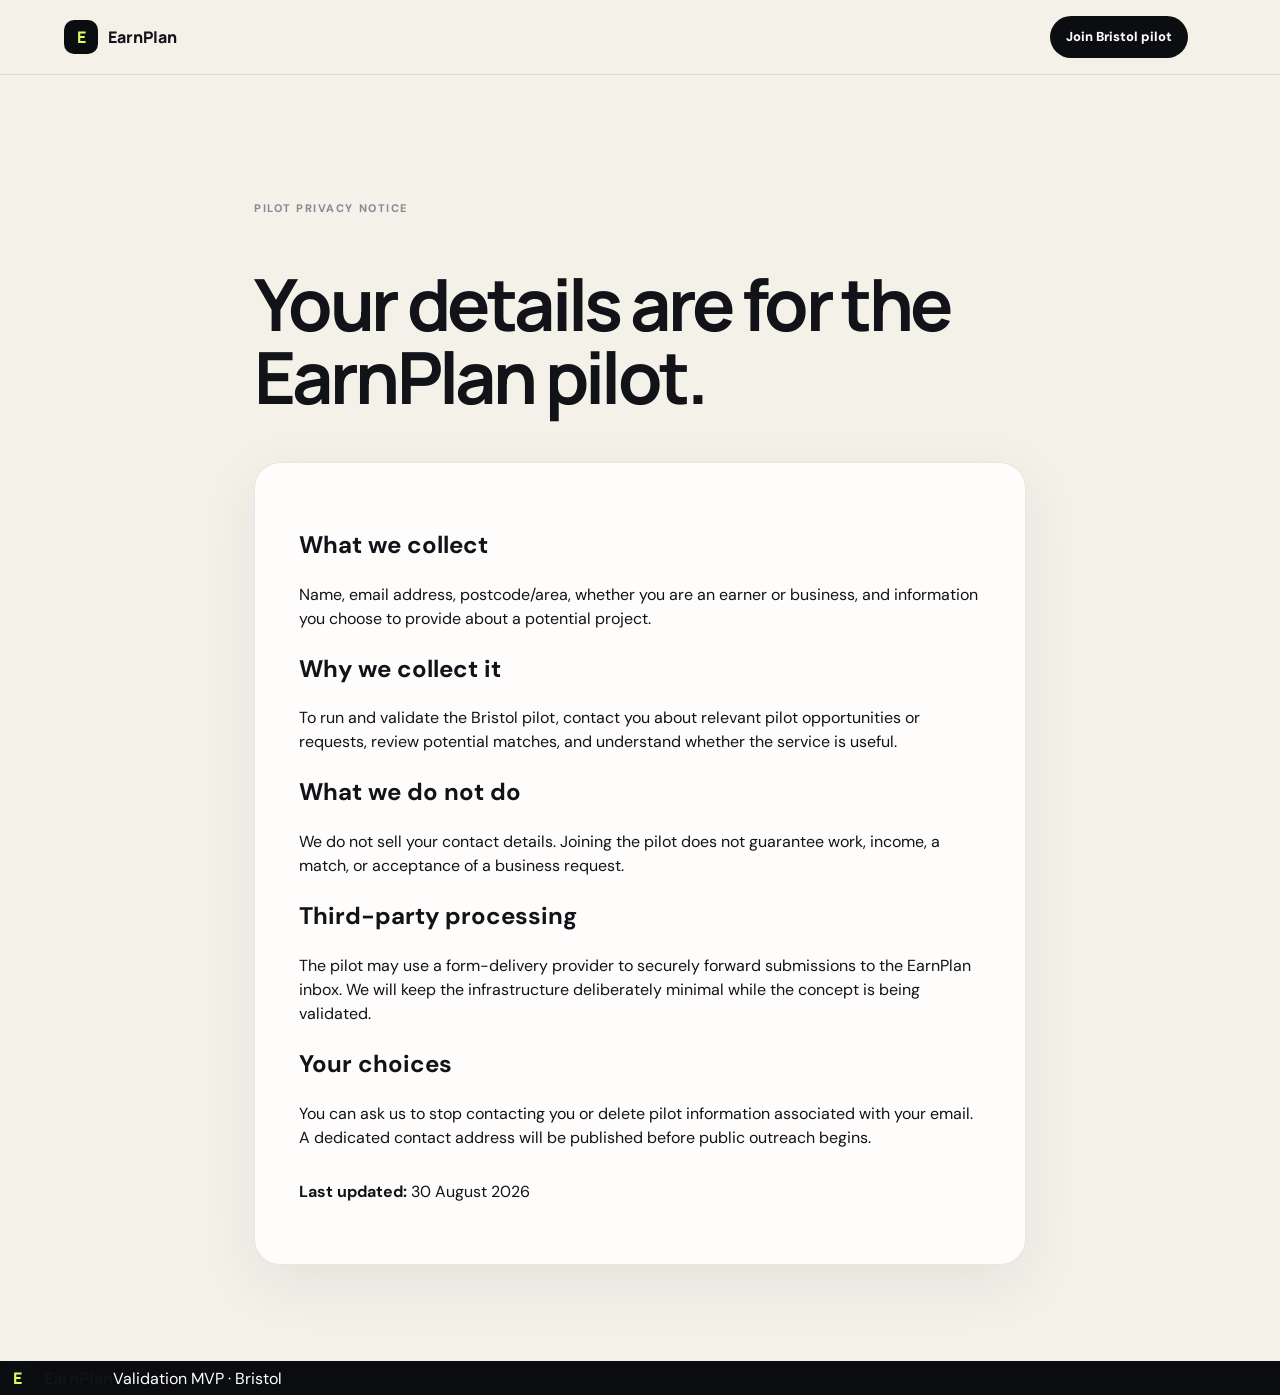
<file: privacy.html>
<!DOCTYPE html>
<html lang="en">
<head>
  <meta charset="UTF-8" />
  <meta name="viewport" content="width=device-width, initial-scale=1.0" />
  <meta name="robots" content="index,follow" />
  <meta name="theme-color" content="#0b0d10" />
  <title>Privacy — EarnPlan</title>
  <link rel="preconnect" href="https://fonts.googleapis.com">
  <link rel="preconnect" href="https://fonts.gstatic.com" crossorigin>
  <link href="https://fonts.googleapis.com/css2?family=DM+Sans:wght@400;500;600;700&family=Manrope:wght@500;600;700;800&display=swap" rel="stylesheet">
  <link rel="stylesheet" href="styles.css" />
</head>
<body>
  <header class="site-header"><a class="brand" href="./"><span class="brand-mark">E</span><span>EarnPlan</span></a><a class="header-cta" href="./#pilot">Join Bristol pilot</a></header>
  <main class="section-shell" style="max-width:820px;padding-top:120px">
    <span class="section-number">Pilot privacy notice</span>
    <h1 style="font-family:Manrope,sans-serif;font-size:clamp(40px,7vw,72px);line-height:1.02;letter-spacing:-.05em">Your details are for the EarnPlan pilot.</h1>
    <div class="panel" style="padding:clamp(24px,5vw,44px);margin-top:36px">
      <h2>What we collect</h2><p>Name, email address, postcode/area, whether you are an earner or business, and information you choose to provide about a potential project.</p>
      <h2>Why we collect it</h2><p>To run and validate the Bristol pilot, contact you about relevant pilot opportunities or requests, review potential matches, and understand whether the service is useful.</p>
      <h2>What we do not do</h2><p>We do not sell your contact details. Joining the pilot does not guarantee work, income, a match, or acceptance of a business request.</p>
      <h2>Third-party processing</h2><p>The pilot may use a form-delivery provider to securely forward submissions to the EarnPlan inbox. We will keep the infrastructure deliberately minimal while the concept is being validated.</p>
      <h2>Your choices</h2><p>You can ask us to stop contacting you or delete pilot information associated with your email. A dedicated contact address will be published before public outreach begins.</p>
      <p style="margin-top:30px"><strong>Last updated:</strong> 30 August 2026</p>
    </div>
  </main>
  <footer><a class="brand footer-brand" href="./"><span class="brand-mark">E</span><span>EarnPlan</span></a><span>Validation MVP · Bristol</span></footer>
</body>
</html>
</file>
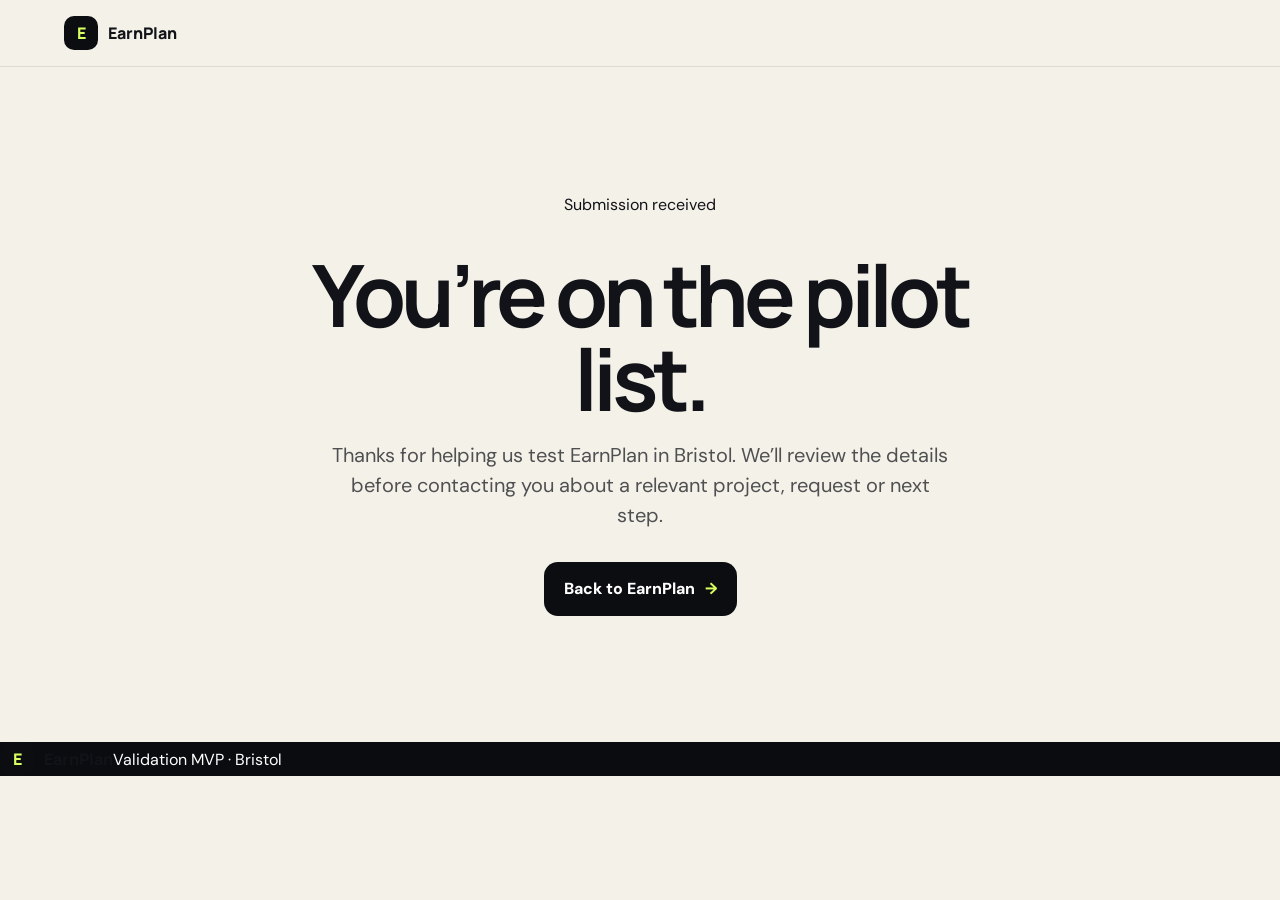
<file: thanks.html>
<!DOCTYPE html>
<html lang="en">
<head>
  <meta charset="UTF-8" />
  <meta name="viewport" content="width=device-width, initial-scale=1.0" />
  <meta name="robots" content="noindex" />
  <meta name="theme-color" content="#0b0d10" />
  <title>Thanks — EarnPlan</title>
  <link rel="preconnect" href="https://fonts.googleapis.com">
  <link rel="preconnect" href="https://fonts.gstatic.com" crossorigin>
  <link href="https://fonts.googleapis.com/css2?family=DM+Sans:wght@400;500;600;700&family=Manrope:wght@500;600;700;800&display=swap" rel="stylesheet">
  <link rel="stylesheet" href="styles.css" />
</head>
<body>
  <header class="site-header"><a class="brand" href="./"><span class="brand-mark">E</span><span>EarnPlan</span></a></header>
  <main class="section-shell" style="min-height:75vh;display:grid;place-items:center;text-align:center">
    <div style="max-width:720px">
      <span class="status-pill" style="display:inline-flex"><span></span>Submission received</span>
      <h1 style="font-family:Manrope,sans-serif;font-size:clamp(48px,8vw,86px);line-height:.98;letter-spacing:-.06em;margin:28px 0 20px">You’re on the pilot list.</h1>
      <p style="font-size:20px;opacity:.72;max-width:620px;margin:0 auto 32px">Thanks for helping us test EarnPlan in Bristol. We’ll review the details before contacting you about a relevant project, request or next step.</p>
      <a class="button primary-button" href="./">Back to EarnPlan <span>→</span></a>
    </div>
  </main>
  <footer><a class="brand footer-brand" href="./"><span class="brand-mark">E</span><span>EarnPlan</span></a><span>Validation MVP · Bristol</span></footer>
</body>
</html>
</file>
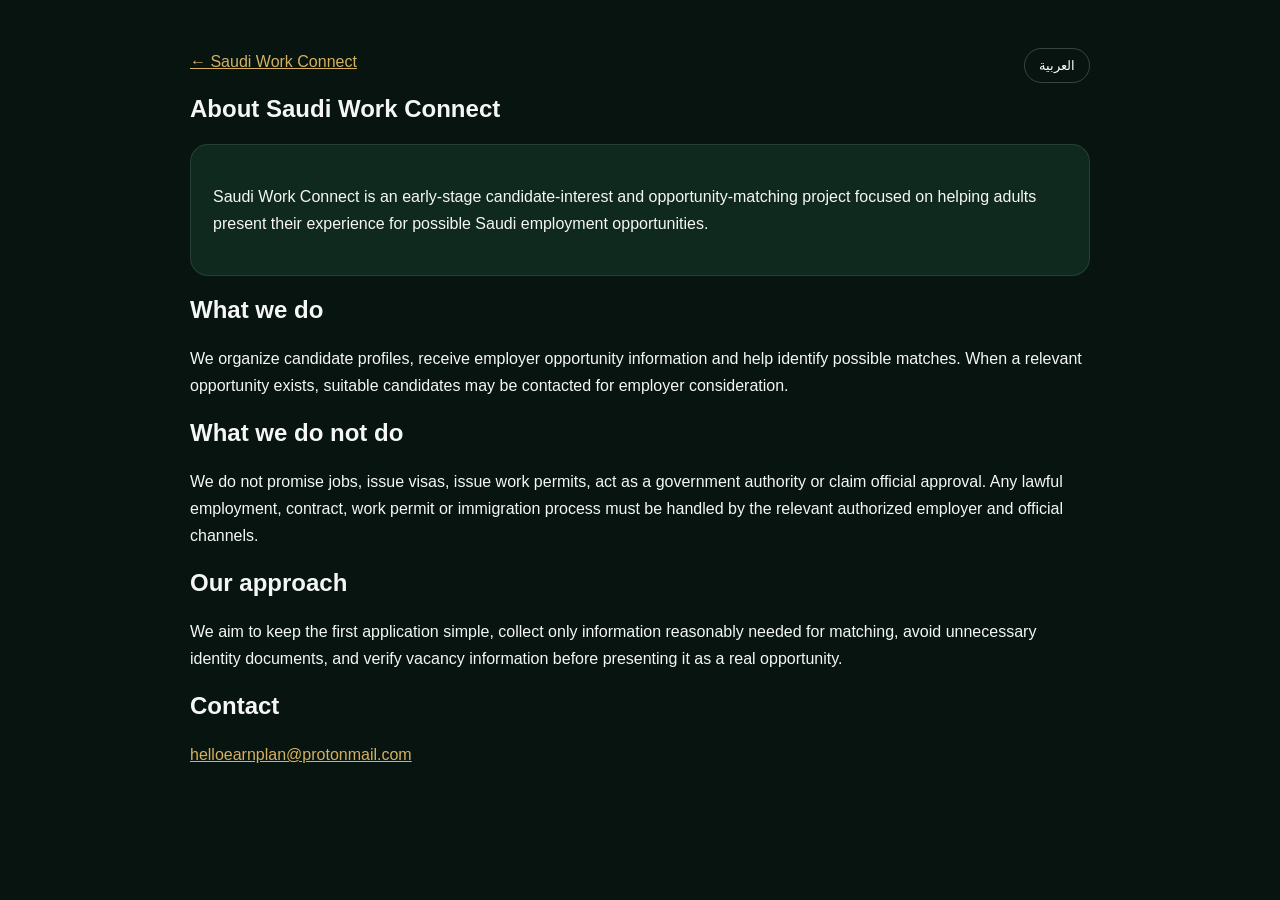
<file: saudi-work/about.html>
<!DOCTYPE html><html lang="en"><head><meta charset="utf-8"><meta name="viewport" content="width=device-width,initial-scale=1"><title>About | Saudi Work Connect</title><style>body{margin:0;background:#07140f;color:#f5f7f5;font-family:Arial,Tahoma,sans-serif;line-height:1.7}main{max-width:900px;margin:auto;padding:48px 22px}a{color:#d5b15f}.box{background:#10291f;border:1px solid rgba(255,255,255,.1);border-radius:18px;padding:22px;margin:20px 0}.muted{color:#b7c8be}.lang{float:right;background:transparent;color:#fff;border:1px solid rgba(255,255,255,.2);border-radius:999px;padding:9px 14px}h1,h2{line-height:1.2}</style></head><body><main><button class="lang" id="lang">العربية</button><a href="./">← Saudi Work Connect</a><section data-en><h1>About Saudi Work Connect</h1><div class="box"><p>Saudi Work Connect is an early-stage candidate-interest and opportunity-matching project focused on helping adults present their experience for possible Saudi employment opportunities.</p></div><h2>What we do</h2><p>We organize candidate profiles, receive employer opportunity information and help identify possible matches. When a relevant opportunity exists, suitable candidates may be contacted for employer consideration.</p><h2>What we do not do</h2><p>We do not promise jobs, issue visas, issue work permits, act as a government authority or claim official approval. Any lawful employment, contract, work permit or immigration process must be handled by the relevant authorized employer and official channels.</p><h2>Our approach</h2><p>We aim to keep the first application simple, collect only information reasonably needed for matching, avoid unnecessary identity documents, and verify vacancy information before presenting it as a real opportunity.</p><h2>Contact</h2><p><a href="mailto:helloearnplan@protonmail.com">helloearnplan@protonmail.com</a></p></section><section data-ar hidden dir="rtl"><h1>من نحن</h1><div class="box"><p>Saudi Work Connect مشروع في مرحلة مبكرة لجمع طلبات اهتمام المرشحين ومطابقتها مع فرص عمل محتملة في السعودية للبالغين.</p></div><h2>ماذا نفعل</h2><p>ننظم ملفات المرشحين ونستقبل معلومات الفرص من جهات العمل ونساعد في تحديد المطابقات المحتملة. عند توفر فرصة مناسبة قد يتم التواصل مع المرشح ليتم النظر فيه من قبل جهة العمل.</p><h2>ماذا لا نفعل</h2><p>لا نضمن الوظائف ولا نصدر التأشيرات أو تصاريح العمل ولسنا جهة حكومية ولا ندعي وجود اعتماد رسمي. أي عقد أو تصريح عمل أو إجراء هجرة نظامي يجب أن يتم عبر جهة العمل المخولة والقنوات الرسمية.</p><h2>منهجنا</h2><p>نسعى لتبسيط الطلب الأول وجمع الحد الأدنى اللازم للمطابقة وعدم طلب وثائق هوية غير ضرورية والتحقق من معلومات الفرص قبل تقديمها كفرص حقيقية.</p><h2>التواصل</h2><p><a href="mailto:helloearnplan@protonmail.com">helloearnplan@protonmail.com</a></p></section><script>const b=document.getElementById('lang'),e=document.querySelector('[data-en]'),a=document.querySelector('[data-ar]');b.onclick=()=>{const x=a.hidden;a.hidden=!x;e.hidden=x;document.documentElement.dir=x?'rtl':'ltr';b.textContent=x?'English':'العربية'}</script></main></body></html>
</file>
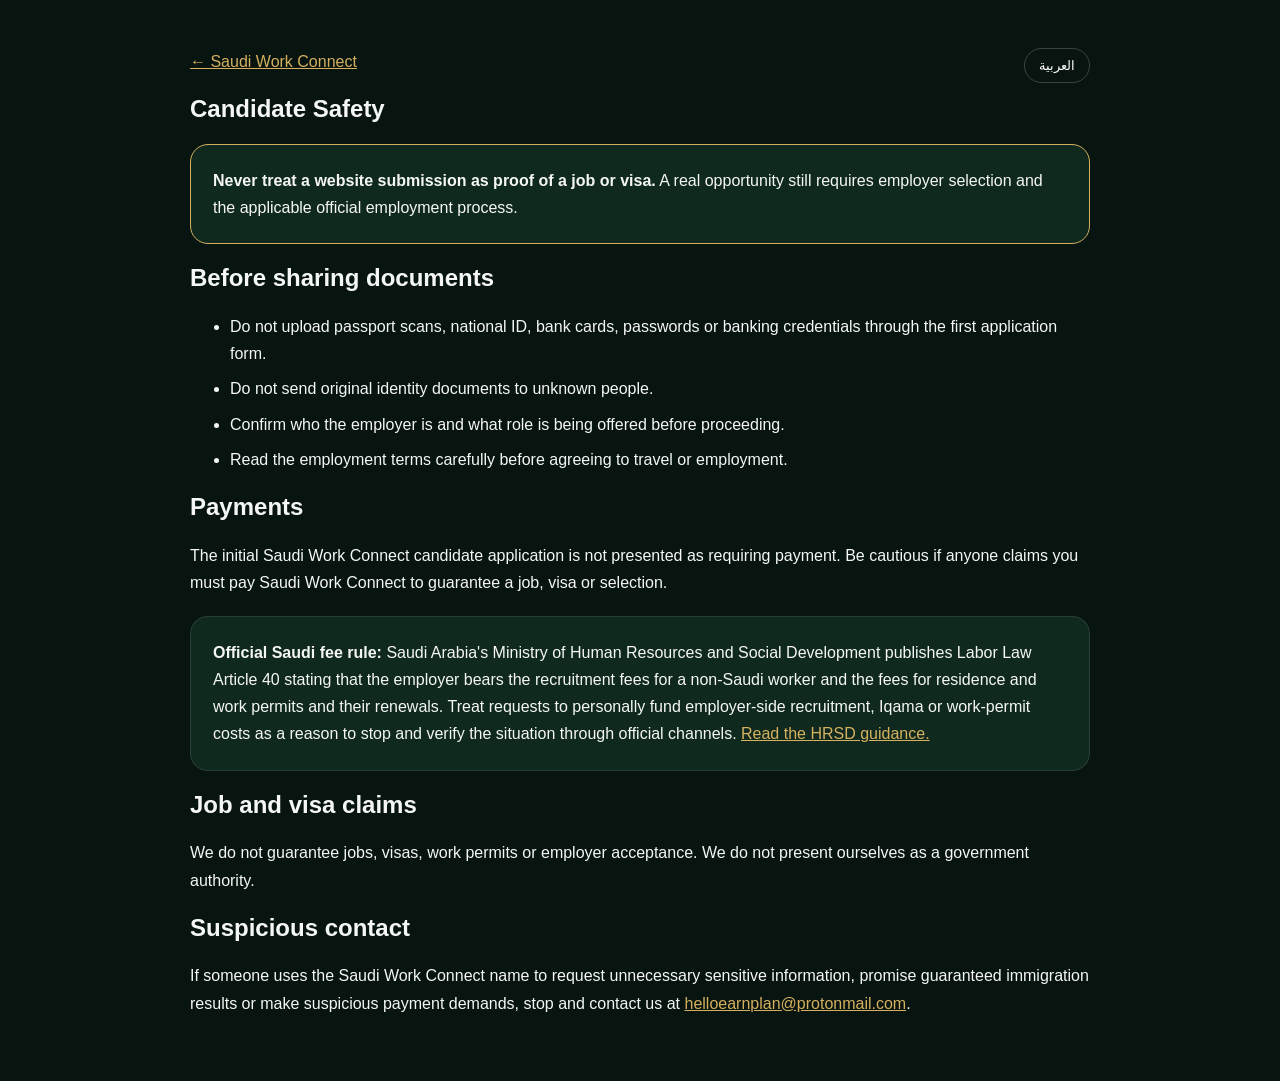
<file: saudi-work/candidate-safety.html>
<!DOCTYPE html><html lang="en"><head><meta charset="utf-8"><meta name="viewport" content="width=device-width,initial-scale=1"><title>Candidate Safety | Saudi Work Connect</title><style>body{margin:0;background:#07140f;color:#f5f7f5;font-family:Arial,Tahoma,sans-serif;line-height:1.7}main{max-width:900px;margin:auto;padding:48px 22px}a{color:#d5b15f}.box{background:#10291f;border:1px solid rgba(255,255,255,.1);border-radius:18px;padding:22px;margin:20px 0}.warn{border-color:#d5b15f}.muted{color:#b7c8be}.lang{float:right;background:transparent;color:#fff;border:1px solid rgba(255,255,255,.2);border-radius:999px;padding:9px 14px}h1,h2{line-height:1.2}li{margin:8px 0}</style></head><body><main><button class="lang" id="lang">العربية</button><a href="./">← Saudi Work Connect</a><section data-en><h1>Candidate Safety</h1><div class="box warn"><strong>Never treat a website submission as proof of a job or visa.</strong> A real opportunity still requires employer selection and the applicable official employment process.</div><h2>Before sharing documents</h2><ul><li>Do not upload passport scans, national ID, bank cards, passwords or banking credentials through the first application form.</li><li>Do not send original identity documents to unknown people.</li><li>Confirm who the employer is and what role is being offered before proceeding.</li><li>Read the employment terms carefully before agreeing to travel or employment.</li></ul><h2>Payments</h2><p>The initial Saudi Work Connect candidate application is not presented as requiring payment. Be cautious if anyone claims you must pay Saudi Work Connect to guarantee a job, visa or selection.</p><div class="box"><strong>Official Saudi fee rule:</strong> Saudi Arabia's Ministry of Human Resources and Social Development publishes Labor Law Article 40 stating that the employer bears the recruitment fees for a non-Saudi worker and the fees for residence and work permits and their renewals. Treat requests to personally fund employer-side recruitment, Iqama or work-permit costs as a reason to stop and verify the situation through official channels. <a href="https://www.hrsd.gov.sa/en/knowledge-centre/articles/64434-0" target="_blank" rel="noopener">Read the HRSD guidance.</a></div><h2>Job and visa claims</h2><p>We do not guarantee jobs, visas, work permits or employer acceptance. We do not present ourselves as a government authority.</p><h2>Suspicious contact</h2><p>If someone uses the Saudi Work Connect name to request unnecessary sensitive information, promise guaranteed immigration results or make suspicious payment demands, stop and contact us at <a href="mailto:helloearnplan@protonmail.com">helloearnplan@protonmail.com</a>.</p></section><section data-ar hidden dir="rtl"><h1>سلامة المرشحين</h1><div class="box warn"><strong>لا تعتبر إرسال الطلب دليلاً على وجود وظيفة أو تأشيرة.</strong> أي فرصة حقيقية تبقى خاضعة لاختيار جهة العمل والإجراءات الرسمية المطبقة.</div><h2>قبل مشاركة المستندات</h2><ul><li>لا ترفع نسخة جواز السفر أو الهوية أو البطاقات البنكية أو كلمات المرور عبر نموذج الطلب الأول.</li><li>لا ترسل أصول وثائق الهوية إلى أشخاص مجهولين.</li><li>تحقق من هوية جهة العمل والوظيفة قبل المتابعة.</li><li>اقرأ شروط العمل جيداً قبل الموافقة على السفر أو التوظيف.</li></ul><h2>المدفوعات</h2><p>طلب الترشح الأول في Saudi Work Connect لا يتم تقديمه على أنه يتطلب دفع مبلغ. احذر من أي شخص يدعي أن الدفع يضمن لك وظيفة أو تأشيرة أو قبولاً.</p><div class="box"><strong>قاعدة رسمية بشأن الرسوم:</strong> تنشر وزارة الموارد البشرية والتنمية الاجتماعية في السعودية المادة 40 من نظام العمل، والتي تنص على أن صاحب العمل يتحمل رسوم استقدام العامل غير السعودي ورسوم الإقامة ورخصة العمل وتجديدهما. إذا طُلب منك شخصياً دفع تكاليف استقدام أو إقامة أو رخصة عمل يتحملها صاحب العمل، فتوقف وتحقق من الوضع عبر القنوات الرسمية. <a href="https://www.hrsd.gov.sa/%D8%AA%D9%88%D8%B8%D9%8A%D9%81-%D8%BA%D9%8A%D8%B1-%D8%A7%D9%84%D8%B3%D8%B9%D9%88%D8%AF%D9%8A%D9%8A%D9%86" target="_blank" rel="noopener">راجع إرشادات الوزارة.</a></div><h2>ادعاءات الوظيفة والتأشيرة</h2><p>لا نضمن الوظائف أو التأشيرات أو تصاريح العمل أو قبول جهة العمل، ولسنا جهة حكومية.</p><h2>التواصل المشبوه</h2><p>إذا استخدم شخص اسم Saudi Work Connect لطلب معلومات حساسة غير ضرورية أو وعد بنتيجة هجرة مضمونة أو طلب دفعات مشبوهة، توقف وتواصل معنا عبر <a href="mailto:helloearnplan@protonmail.com">helloearnplan@protonmail.com</a>.</p></section><script>const b=document.getElementById('lang'),e=document.querySelector('[data-en]'),a=document.querySelector('[data-ar]');b.onclick=()=>{const x=a.hidden;a.hidden=!x;e.hidden=x;document.documentElement.dir=x?'rtl':'ltr';document.documentElement.lang=x?'ar':'en';b.textContent=x?'English':'العربية'}</script></main></body></html>
</file>
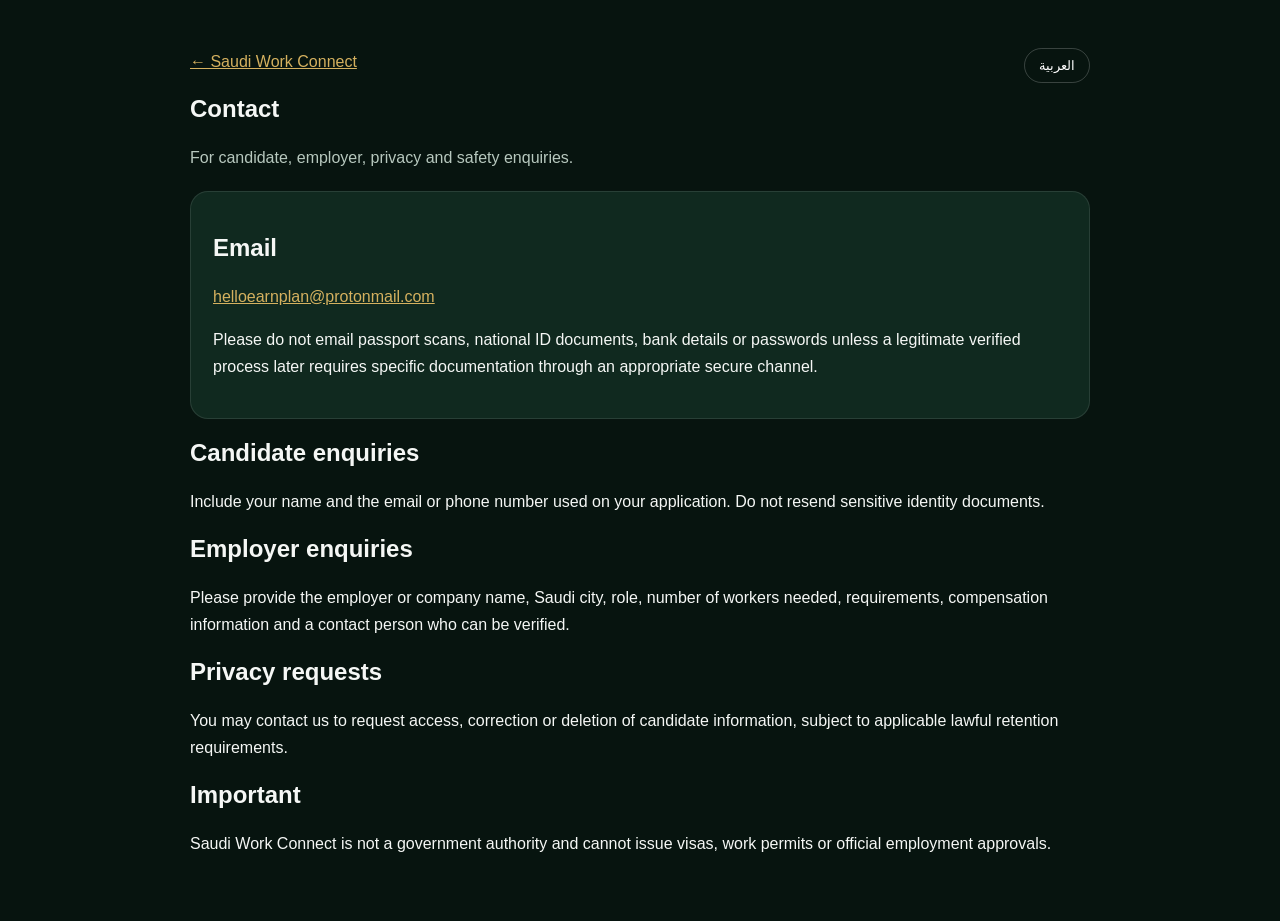
<file: saudi-work/contact.html>
<!DOCTYPE html><html lang="en"><head><meta charset="utf-8"><meta name="viewport" content="width=device-width,initial-scale=1"><title>Contact | Saudi Work Connect</title><style>body{margin:0;background:#07140f;color:#f5f7f5;font-family:Arial,Tahoma,sans-serif;line-height:1.7}main{max-width:900px;margin:auto;padding:48px 22px}a{color:#d5b15f}.box{background:#10291f;border:1px solid rgba(255,255,255,.1);border-radius:18px;padding:22px;margin:20px 0}.muted{color:#b7c8be}.lang{float:right;background:transparent;color:#fff;border:1px solid rgba(255,255,255,.2);border-radius:999px;padding:9px 14px}h1,h2{line-height:1.2}</style></head><body><main><button class="lang" id="lang">العربية</button><a href="./">← Saudi Work Connect</a><section data-en><h1>Contact</h1><p class="muted">For candidate, employer, privacy and safety enquiries.</p><div class="box"><h2>Email</h2><p><a href="mailto:helloearnplan@protonmail.com">helloearnplan@protonmail.com</a></p><p>Please do not email passport scans, national ID documents, bank details or passwords unless a legitimate verified process later requires specific documentation through an appropriate secure channel.</p></div><h2>Candidate enquiries</h2><p>Include your name and the email or phone number used on your application. Do not resend sensitive identity documents.</p><h2>Employer enquiries</h2><p>Please provide the employer or company name, Saudi city, role, number of workers needed, requirements, compensation information and a contact person who can be verified.</p><h2>Privacy requests</h2><p>You may contact us to request access, correction or deletion of candidate information, subject to applicable lawful retention requirements.</p><h2>Important</h2><p>Saudi Work Connect is not a government authority and cannot issue visas, work permits or official employment approvals.</p></section><section data-ar hidden dir="rtl"><h1>تواصل معنا</h1><p class="muted">لاستفسارات المرشحين وجهات العمل والخصوصية والسلامة.</p><div class="box"><h2>البريد الإلكتروني</h2><p><a href="mailto:helloearnplan@protonmail.com">helloearnplan@protonmail.com</a></p><p>يرجى عدم إرسال نسخ جواز السفر أو الهوية أو البيانات البنكية أو كلمات المرور عبر البريد، إلا إذا تطلب إجراء شرعي وموثق لاحقاً مستنداً محدداً عبر قناة مناسبة وآمنة.</p></div><h2>استفسارات المرشحين</h2><p>اذكر اسمك والبريد أو رقم الهاتف المستخدم في الطلب، ولا تعِد إرسال وثائق هوية حساسة.</p><h2>استفسارات جهات العمل</h2><p>يرجى تزويدنا باسم جهة العمل أو الشركة والمدينة في السعودية والمسمى الوظيفي وعدد العمال المطلوب والمتطلبات ومعلومات الأجر وشخص تواصل يمكن التحقق منه.</p><h2>طلبات الخصوصية</h2><p>يمكنك طلب الوصول إلى بياناتك أو تصحيحها أو حذفها، مع مراعاة أي متطلبات نظامية للاحتفاظ.</p><h2>مهم</h2><p>Saudi Work Connect ليست جهة حكومية ولا تصدر تأشيرات أو تصاريح عمل أو موافقات توظيف رسمية.</p></section><script>const b=document.getElementById('lang'),e=document.querySelector('[data-en]'),a=document.querySelector('[data-ar]');b.onclick=()=>{const x=a.hidden;a.hidden=!x;e.hidden=x;document.documentElement.dir=x?'rtl':'ltr';b.textContent=x?'English':'العربية'}</script></main></body></html>
</file>
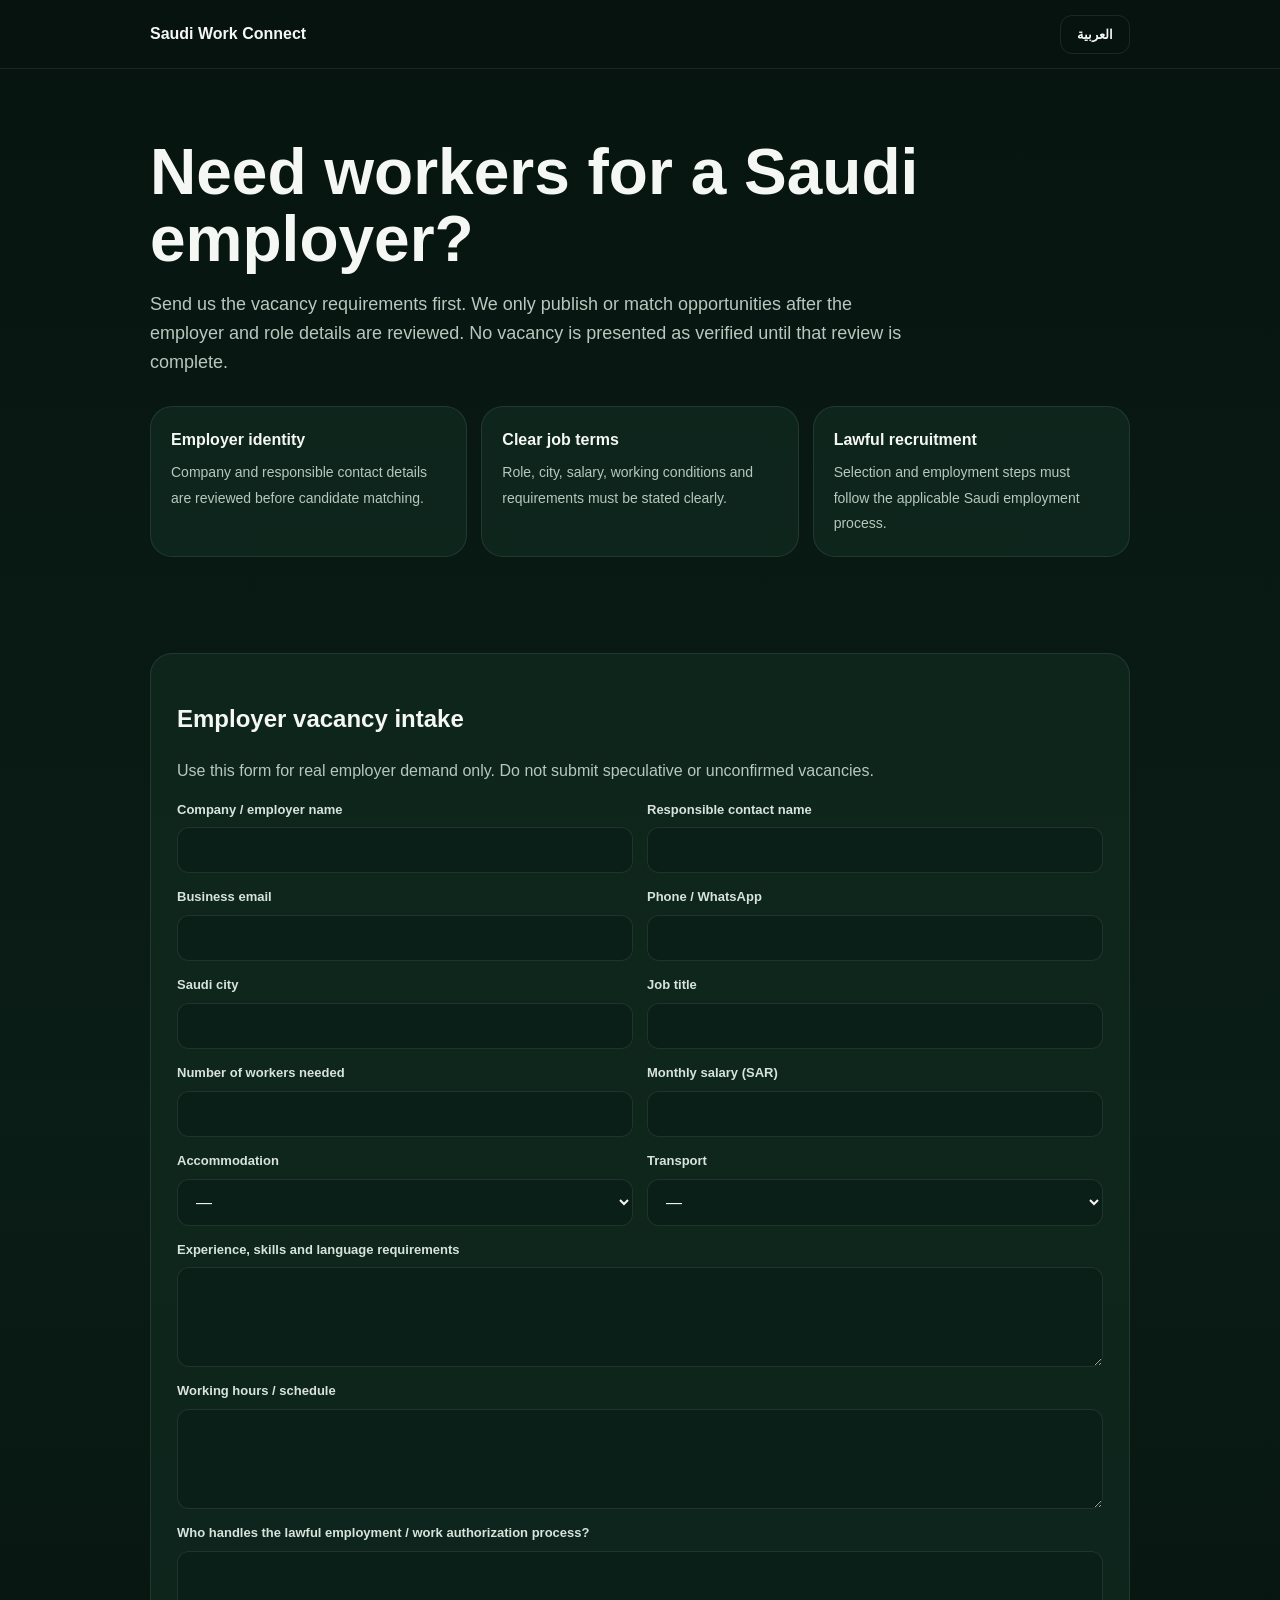
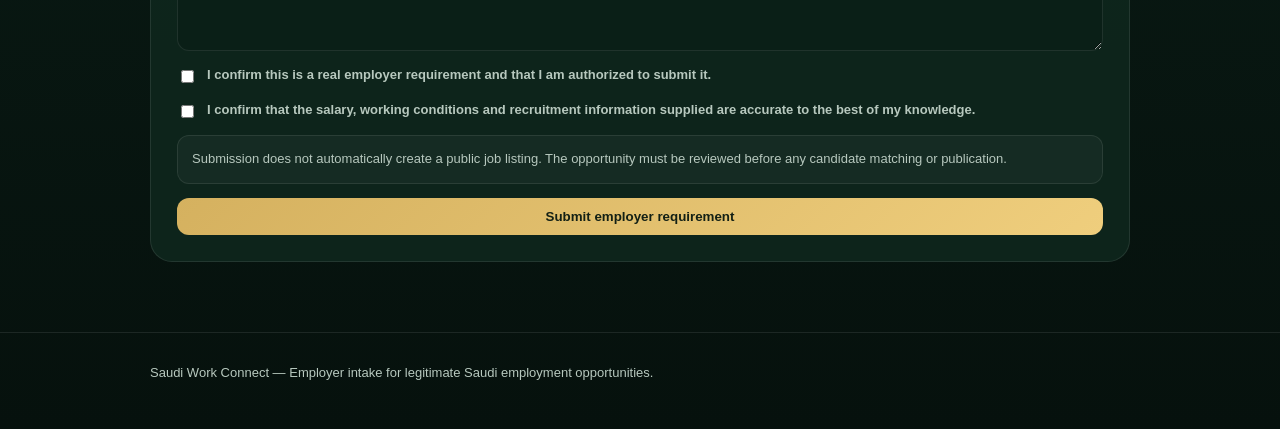
<file: saudi-work/employers.html>
<!DOCTYPE html>
<html lang="en" dir="ltr">
<head>
<meta charset="UTF-8" />
<meta name="viewport" content="width=device-width, initial-scale=1.0" />
<meta name="description" content="Saudi Work Connect employer vacancy intake for legitimate Saudi employment opportunities." />
<title>Employer Intake | Saudi Work Connect</title>
<style>
:root{--bg:#07140f;--card:#10291f;--text:#f5f7f5;--muted:#b7c8be;--gold:#d5b15f;--line:rgba(255,255,255,.09)}*{box-sizing:border-box}body{margin:0;font-family:Inter,Arial,"Noto Sans Arabic",sans-serif;background:linear-gradient(180deg,var(--bg),#0a1d16 55%,#06110d);color:var(--text);line-height:1.6}.wrap{width:min(980px,92%);margin:auto}.nav{border-bottom:1px solid var(--line);background:rgba(7,20,15,.92);position:sticky;top:0;z-index:10}.navin{min-height:68px;display:flex;align-items:center;justify-content:space-between;gap:16px}.brand{font-weight:800;color:var(--text);text-decoration:none}.lang,.btn{border-radius:12px;padding:11px 16px;font-weight:800;cursor:pointer}.lang{border:1px solid var(--line);background:transparent;color:var(--text)}.btn{border:0;background:linear-gradient(135deg,var(--gold),#efce7d);color:#132015}.hero{padding:70px 0 28px}.hero h1{font-size:clamp(38px,6vw,64px);line-height:1.04;margin:0 0 18px}.hero p{font-size:18px;color:var(--muted);max-width:760px}.trust{display:grid;grid-template-columns:repeat(3,1fr);gap:14px;margin:30px 0}.card,.panel{border:1px solid var(--line);background:rgba(16,41,31,.78);border-radius:22px}.card{padding:20px}.card b{display:block;margin-bottom:6px}.card span{color:var(--muted);font-size:14px}.section{padding:38px 0 70px}.panel{padding:26px}form{display:grid;grid-template-columns:1fr 1fr;gap:14px}.field{display:flex;flex-direction:column;gap:7px}.full{grid-column:1/-1}label{font-size:13px;font-weight:700;color:#d7e3dc}input,select,textarea{width:100%;background:#0a1f17;color:var(--text);border:1px solid var(--line);border-radius:12px;padding:13px 14px;font-size:16px}textarea{min-height:100px;resize:vertical}.check{grid-column:1/-1;display:flex;gap:10px;color:var(--muted);font-size:13px;align-items:flex-start}.check input{width:auto;margin-top:5px}.notice{grid-column:1/-1;padding:13px 14px;border:1px solid var(--line);border-radius:12px;background:rgba(255,255,255,.035);color:var(--muted);font-size:13px}.footer{padding:30px 0 45px;border-top:1px solid var(--line);color:var(--muted);font-size:13px}.arabic{font-family:"Noto Sans Arabic",Tahoma,Arial,sans-serif}@media(max-width:720px){.trust{grid-template-columns:1fr}form{grid-template-columns:1fr}.full,.check,.notice{grid-column:1}.hero{padding-top:48px}}
</style>
</head>
<body>
<nav class="nav"><div class="wrap navin"><a class="brand" href="./index.html">Saudi Work Connect</a><button id="langBtn" class="lang" type="button">العربية</button></div></nav>
<main>
<section class="hero"><div class="wrap"><h1 data-en="Need workers for a Saudi employer?" data-ar="هل تحتاج جهة عمل سعودية إلى عمال؟">Need workers for a Saudi employer?</h1><p data-en="Send us the vacancy requirements first. We only publish or match opportunities after the employer and role details are reviewed. No vacancy is presented as verified until that review is complete." data-ar="أرسل لنا متطلبات الوظيفة أولاً. لا ننشر أو نطابق أي فرصة إلا بعد مراجعة بيانات جهة العمل والوظيفة. لا تُعرض أي فرصة على أنها موثوقة قبل إتمام هذه المراجعة.">Send us the vacancy requirements first. We only publish or match opportunities after the employer and role details are reviewed. No vacancy is presented as verified until that review is complete.</p><div class="trust"><div class="card"><b data-en="Employer identity" data-ar="هوية جهة العمل">Employer identity</b><span data-en="Company and responsible contact details are reviewed before candidate matching." data-ar="تتم مراجعة بيانات الشركة والشخص المسؤول قبل مطابقة المرشحين.">Company and responsible contact details are reviewed before candidate matching.</span></div><div class="card"><b data-en="Clear job terms" data-ar="شروط وظيفة واضحة">Clear job terms</b><span data-en="Role, city, salary, working conditions and requirements must be stated clearly." data-ar="يجب توضيح الوظيفة والمدينة والراتب وظروف العمل والمتطلبات.">Role, city, salary, working conditions and requirements must be stated clearly.</span></div><div class="card"><b data-en="Lawful recruitment" data-ar="توظيف نظامي">Lawful recruitment</b><span data-en="Selection and employment steps must follow the applicable Saudi employment process." data-ar="يجب أن تتم إجراءات الاختيار والتوظيف وفق المسار النظامي المعمول به في السعودية.">Selection and employment steps must follow the applicable Saudi employment process.</span></div></div></div></section>
<section class="section"><div class="wrap"><div class="panel"><h2 data-en="Employer vacancy intake" data-ar="نموذج احتياج جهة العمل">Employer vacancy intake</h2><p style="color:var(--muted)" data-en="Use this form for real employer demand only. Do not submit speculative or unconfirmed vacancies." data-ar="استخدم هذا النموذج لاحتياجات توظيف حقيقية فقط. لا ترسل وظائف افتراضية أو غير مؤكدة.">Use this form for real employer demand only. Do not submit speculative or unconfirmed vacancies.</p>
<form action="https://formsubmit.co/helloearnplan@protonmail.com" method="POST">
<input type="hidden" name="_subject" value="New Saudi Work Connect employer vacancy" />
<input type="hidden" name="_template" value="table" />
<input type="hidden" name="_captcha" value="true" />
<input type="hidden" name="source" value="Saudi Work Connect Employer Intake" />
<div class="field"><label data-en="Company / employer name" data-ar="اسم الشركة / جهة العمل">Company / employer name</label><input required name="companyName" maxlength="160" /></div>
<div class="field"><label data-en="Responsible contact name" data-ar="اسم الشخص المسؤول">Responsible contact name</label><input required name="contactName" maxlength="120" /></div>
<div class="field"><label data-en="Business email" data-ar="البريد الإلكتروني للعمل">Business email</label><input required type="email" name="businessEmail" maxlength="160" /></div>
<div class="field"><label data-en="Phone / WhatsApp" data-ar="الهاتف / واتساب">Phone / WhatsApp</label><input required type="tel" name="phone" maxlength="40" /></div>
<div class="field"><label data-en="Saudi city" data-ar="المدينة في السعودية">Saudi city</label><input required name="city" maxlength="100" /></div>
<div class="field"><label data-en="Job title" data-ar="المسمى الوظيفي">Job title</label><input required name="jobTitle" maxlength="140" /></div>
<div class="field"><label data-en="Number of workers needed" data-ar="عدد العمال المطلوب">Number of workers needed</label><input required type="number" min="1" max="10000" name="openings" /></div>
<div class="field"><label data-en="Monthly salary (SAR)" data-ar="الراتب الشهري (ريال سعودي)">Monthly salary (SAR)</label><input required type="number" min="0" name="monthlySalarySar" /></div>
<div class="field"><label data-en="Accommodation" data-ar="السكن">Accommodation</label><select required name="accommodation"><option value="">—</option><option>Provided / متوفر</option><option>Allowance / بدل</option><option>Not provided / غير متوفر</option></select></div>
<div class="field"><label data-en="Transport" data-ar="النقل">Transport</label><select required name="transport"><option value="">—</option><option>Provided / متوفر</option><option>Allowance / بدل</option><option>Not provided / غير متوفر</option></select></div>
<div class="field full"><label data-en="Experience, skills and language requirements" data-ar="متطلبات الخبرة والمهارات واللغات">Experience, skills and language requirements</label><textarea required name="requirements" maxlength="2200"></textarea></div>
<div class="field full"><label data-en="Working hours / schedule" data-ar="ساعات / جدول العمل">Working hours / schedule</label><textarea required name="workingSchedule" maxlength="1200"></textarea></div>
<div class="field full"><label data-en="Who handles the lawful employment / work authorization process?" data-ar="من يتولى إجراءات التوظيف / تصريح العمل النظامية؟">Who handles the lawful employment / work authorization process?</label><textarea required name="employmentProcess" maxlength="1600"></textarea></div>
<label class="check"><input required type="checkbox" name="realVacancyConfirmation" value="Confirmed" /><span data-en="I confirm this is a real employer requirement and that I am authorized to submit it." data-ar="أؤكد أن هذا احتياج توظيف حقيقي وأنني مخول بإرساله.">I confirm this is a real employer requirement and that I am authorized to submit it.</span></label>
<label class="check"><input required type="checkbox" name="termsConfirmation" value="Confirmed" /><span data-en="I confirm that the salary, working conditions and recruitment information supplied are accurate to the best of my knowledge." data-ar="أؤكد أن معلومات الراتب وظروف العمل والتوظيف المقدمة صحيحة حسب علمي.">I confirm that the salary, working conditions and recruitment information supplied are accurate to the best of my knowledge.</span></label>
<div class="notice" data-en="Submission does not automatically create a public job listing. The opportunity must be reviewed before any candidate matching or publication." data-ar="إرسال النموذج لا ينشئ إعلان وظيفة عاماً تلقائياً. يجب مراجعة الفرصة قبل مطابقة المرشحين أو نشرها.">Submission does not automatically create a public job listing. The opportunity must be reviewed before any candidate matching or publication.</div>
<button class="btn full" type="submit" data-en="Submit employer requirement" data-ar="إرسال احتياج جهة العمل">Submit employer requirement</button>
</form></div></div></section>
</main>
<footer class="footer"><div class="wrap">Saudi Work Connect — <span data-en="Employer intake for legitimate Saudi employment opportunities." data-ar="استقبال احتياجات جهات العمل لفرص توظيف نظامية في السعودية.">Employer intake for legitimate Saudi employment opportunities.</span></div></footer>
<script>
const btn=document.getElementById('langBtn');let lang='en';function switchLang(){lang=lang==='en'?'ar':'en';const ar=lang==='ar';document.documentElement.lang=lang;document.documentElement.dir=ar?'rtl':'ltr';document.body.dir=ar?'rtl':'ltr';document.body.classList.toggle('arabic',ar);document.querySelectorAll('[data-en][data-ar]').forEach(el=>el.innerHTML=el.getAttribute('data-'+lang));btn.textContent=ar?'English':'العربية'}btn.addEventListener('click',switchLang);
</script>
</body>
</html>
</file>
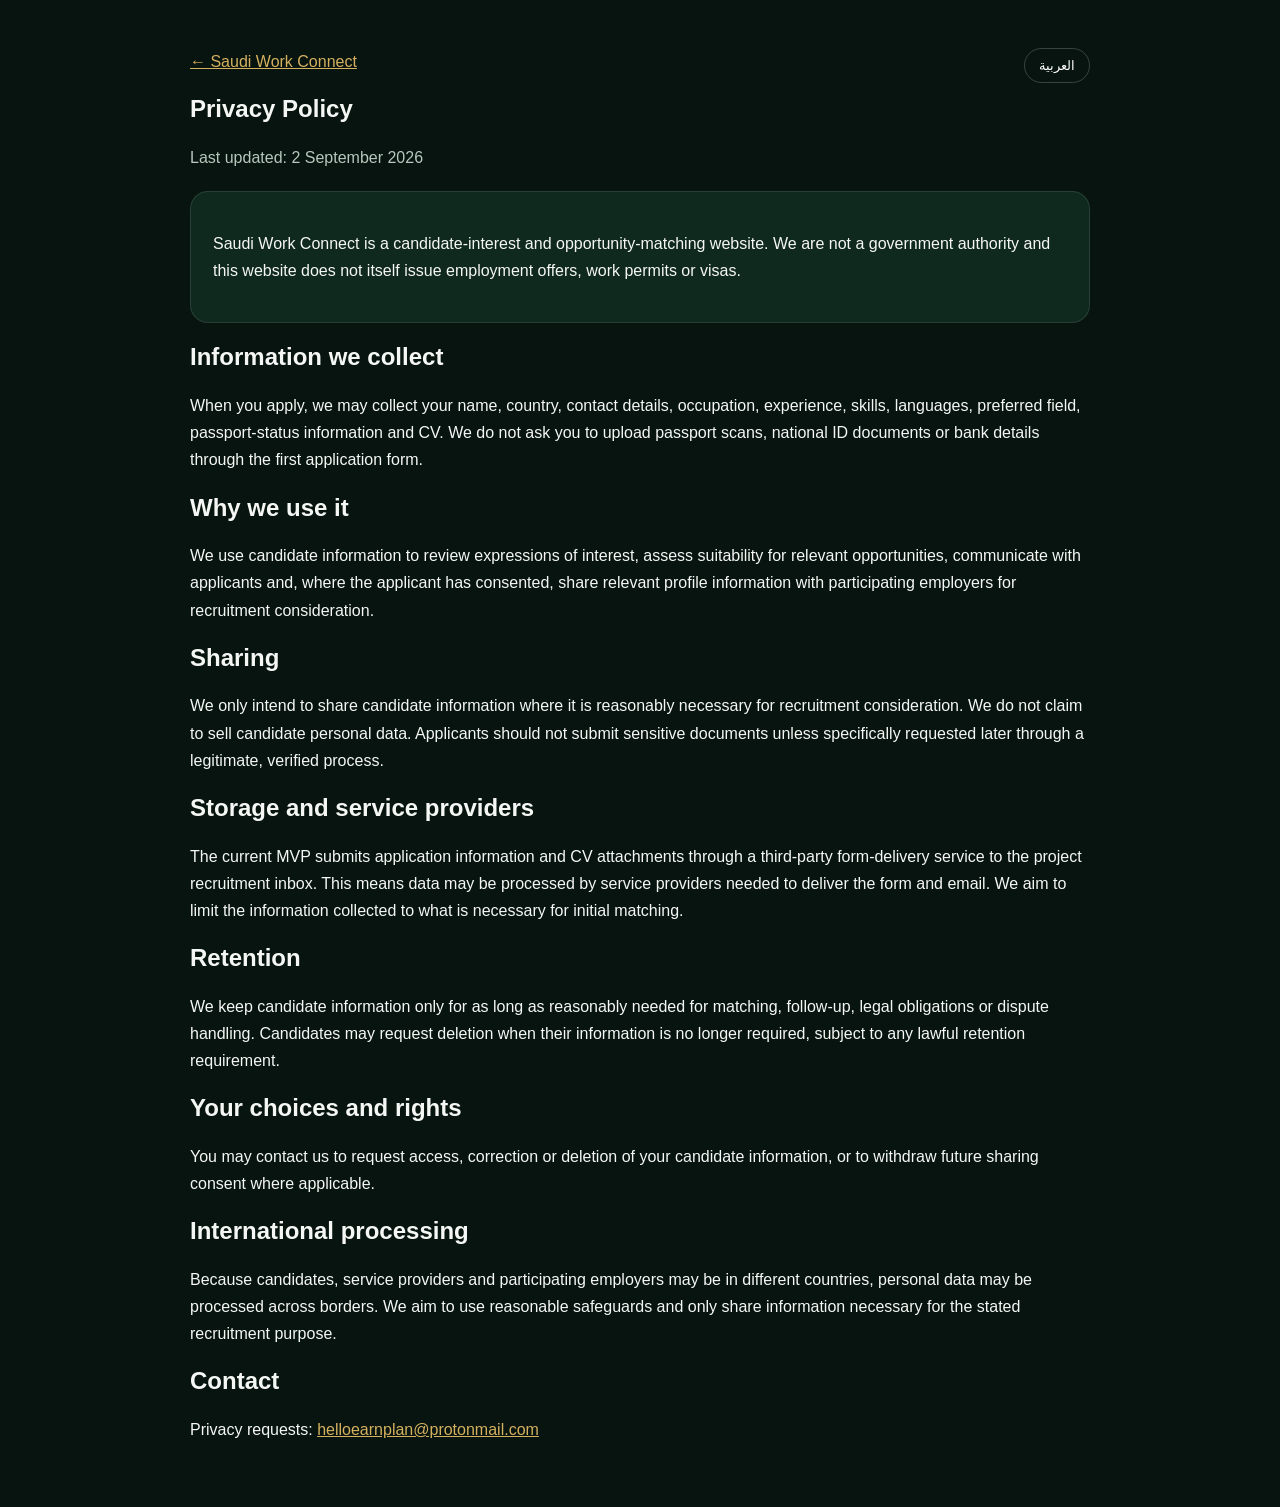
<file: saudi-work/privacy.html>
<!DOCTYPE html><html lang="en" dir="ltr"><head><meta charset="utf-8"><meta name="viewport" content="width=device-width,initial-scale=1"><title>Privacy Policy | Saudi Work Connect</title><style>body{margin:0;background:#07140f;color:#f5f7f5;font-family:Arial,Tahoma,sans-serif;line-height:1.7}main{max-width:900px;margin:auto;padding:48px 22px}a{color:#d5b15f}.box{background:#10291f;border:1px solid rgba(255,255,255,.1);border-radius:18px;padding:22px;margin:20px 0}h1,h2{line-height:1.2}.muted{color:#b7c8be}.lang{float:right;background:transparent;color:#fff;border:1px solid rgba(255,255,255,.2);border-radius:999px;padding:9px 14px;cursor:pointer}ul{padding-inline-start:22px}</style></head><body><main><button class="lang" id="lang">العربية</button><a href="./">← Saudi Work Connect</a><section data-en><h1>Privacy Policy</h1><p class="muted">Last updated: 2 September 2026</p><div class="box"><p>Saudi Work Connect is a candidate-interest and opportunity-matching website. We are not a government authority and this website does not itself issue employment offers, work permits or visas.</p></div><h2>Information we collect</h2><p>When you apply, we may collect your name, country, contact details, occupation, experience, skills, languages, preferred field, passport-status information and CV. We do not ask you to upload passport scans, national ID documents or bank details through the first application form.</p><h2>Why we use it</h2><p>We use candidate information to review expressions of interest, assess suitability for relevant opportunities, communicate with applicants and, where the applicant has consented, share relevant profile information with participating employers for recruitment consideration.</p><h2>Sharing</h2><p>We only intend to share candidate information where it is reasonably necessary for recruitment consideration. We do not claim to sell candidate personal data. Applicants should not submit sensitive documents unless specifically requested later through a legitimate, verified process.</p><h2>Storage and service providers</h2><p>The current MVP submits application information and CV attachments through a third-party form-delivery service to the project recruitment inbox. This means data may be processed by service providers needed to deliver the form and email. We aim to limit the information collected to what is necessary for initial matching.</p><h2>Retention</h2><p>We keep candidate information only for as long as reasonably needed for matching, follow-up, legal obligations or dispute handling. Candidates may request deletion when their information is no longer required, subject to any lawful retention requirement.</p><h2>Your choices and rights</h2><p>You may contact us to request access, correction or deletion of your candidate information, or to withdraw future sharing consent where applicable.</p><h2>International processing</h2><p>Because candidates, service providers and participating employers may be in different countries, personal data may be processed across borders. We aim to use reasonable safeguards and only share information necessary for the stated recruitment purpose.</p><h2>Contact</h2><p>Privacy requests: <a href="mailto:helloearnplan@protonmail.com">helloearnplan@protonmail.com</a></p></section><section data-ar hidden dir="rtl"><h1>سياسة الخصوصية</h1><p class="muted">آخر تحديث: 2 سبتمبر 2026</p><div class="box"><p>Saudi Work Connect منصة لجمع طلبات الاهتمام ومطابقة المرشحين مع فرص محتملة. لسنا جهة حكومية ولا يصدر الموقع بنفسه عروض عمل أو تصاريح عمل أو تأشيرات.</p></div><h2>البيانات التي نجمعها</h2><p>قد نجمع الاسم والبلد وبيانات التواصل والمهنة والخبرة والمهارات واللغات والمجال المفضل وحالة جواز السفر والسيرة الذاتية. لا نطلب في الطلب الأول رفع نسخة جواز السفر أو الهوية الوطنية أو البيانات البنكية.</p><h2>لماذا نستخدمها</h2><p>نستخدم البيانات لمراجعة طلبات الاهتمام وتقييم الملاءمة والتواصل مع المرشحين، ومع وجود الموافقة، مشاركة المعلومات ذات الصلة مع جهات عمل مشاركة لغرض النظر في التوظيف.</p><h2>المشاركة</h2><p>نشارك بيانات المرشح فقط عندما يكون ذلك ضرورياً بشكل معقول لغرض النظر في التوظيف. ولا ندّعي بيع البيانات الشخصية للمرشحين.</p><h2>التخزين ومقدمو الخدمة</h2><p>في النسخة الحالية يتم إرسال بيانات الطلب والسيرة الذاتية عبر خدمة خارجية لتسليم النماذج إلى بريد المشروع. لذلك قد تتم معالجة البيانات من قبل مقدمي خدمات ضروريين لإرسال النموذج والبريد.</p><h2>مدة الاحتفاظ</h2><p>نحتفظ بالبيانات فقط للمدة اللازمة للمطابقة والمتابعة أو للالتزامات النظامية أو معالجة النزاعات. يمكن طلب الحذف عندما لا تعود البيانات لازمة، مع مراعاة أي التزام قانوني بالاحتفاظ.</p><h2>حقوقك</h2><p>يمكنك التواصل معنا لطلب الوصول إلى بياناتك أو تصحيحها أو حذفها، أو سحب موافقتك على المشاركة المستقبلية عندما ينطبق ذلك.</p><h2>المعالجة الدولية</h2><p>قد يكون المرشحون ومقدمو الخدمات وجهات العمل في دول مختلفة، لذلك قد تتم معالجة البيانات عبر الحدود. نسعى لاستخدام ضمانات معقولة ومشاركة الحد الأدنى اللازم.</p><h2>التواصل</h2><p><a href="mailto:helloearnplan@protonmail.com">helloearnplan@protonmail.com</a></p></section><script>const b=document.getElementById('lang'),en=document.querySelector('[data-en]'),ar=document.querySelector('[data-ar]');b.onclick=()=>{const x=ar.hidden;ar.hidden=!x;en.hidden=x;document.documentElement.dir=x?'rtl':'ltr';document.documentElement.lang=x?'ar':'en';b.textContent=x?'English':'العربية'}</script></main></body></html>
</file>
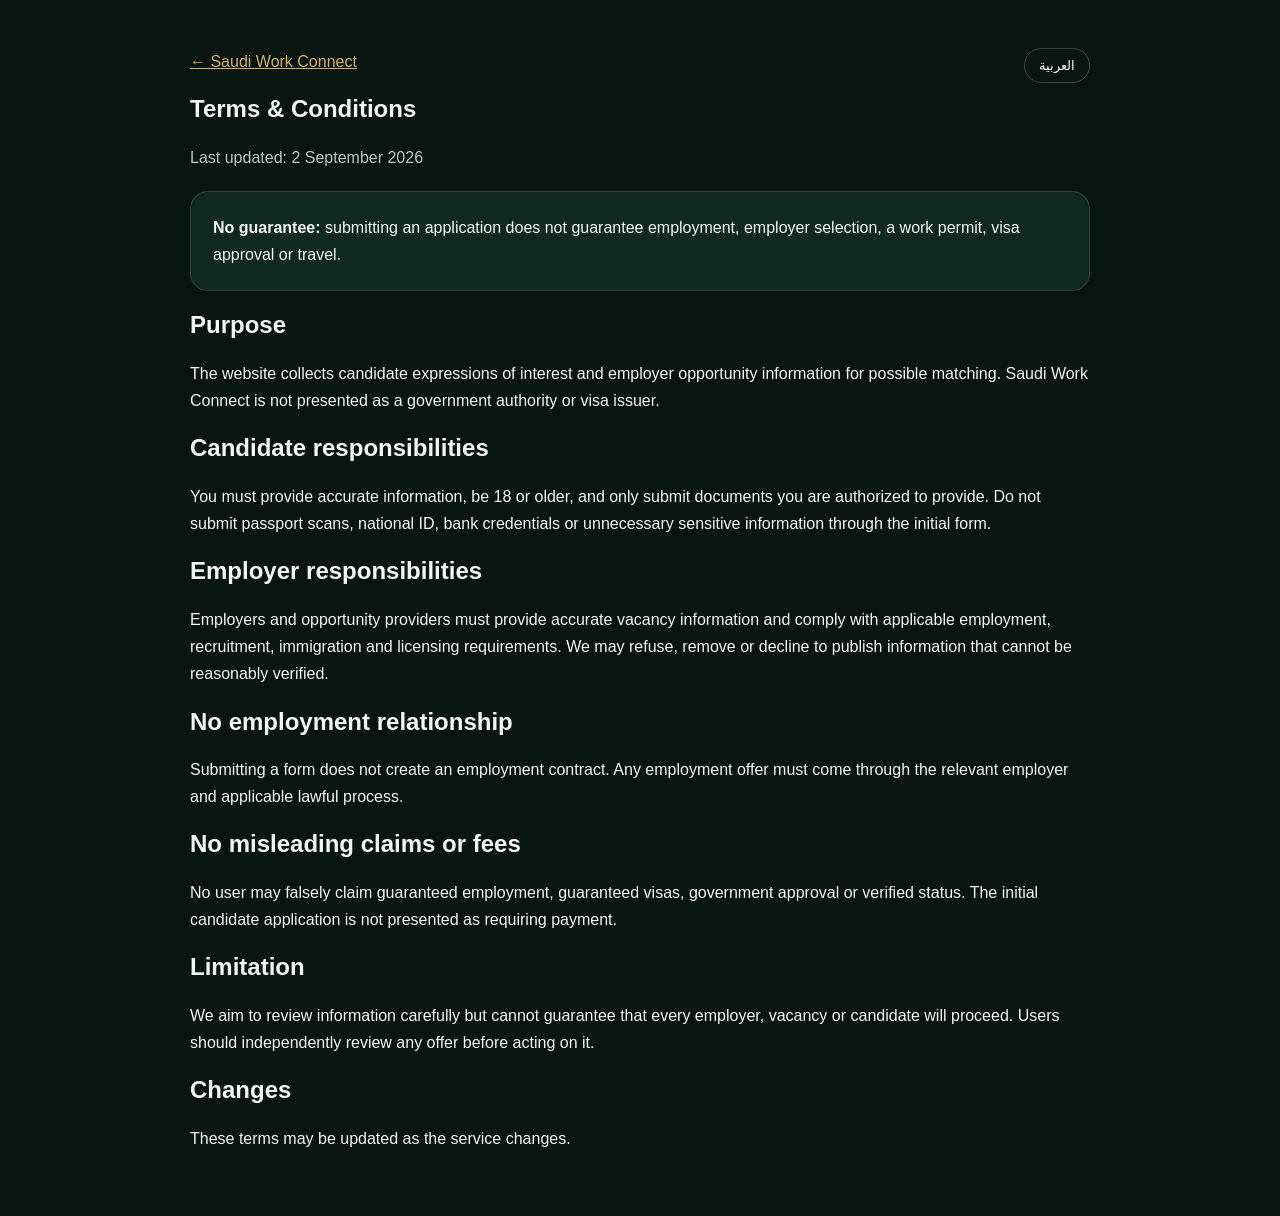
<file: saudi-work/terms.html>
<!DOCTYPE html><html lang="en"><head><meta charset="utf-8"><meta name="viewport" content="width=device-width,initial-scale=1"><title>Terms | Saudi Work Connect</title><style>body{margin:0;background:#07140f;color:#f5f7f5;font-family:Arial,Tahoma,sans-serif;line-height:1.7}main{max-width:900px;margin:auto;padding:48px 22px}a{color:#d5b15f}.box{background:#10291f;border:1px solid rgba(255,255,255,.1);border-radius:18px;padding:22px;margin:20px 0}.muted{color:#b7c8be}.lang{float:right;background:transparent;color:#fff;border:1px solid rgba(255,255,255,.2);border-radius:999px;padding:9px 14px}h1,h2{line-height:1.2}</style></head><body><main><button class="lang" id="lang">العربية</button><a href="./">← Saudi Work Connect</a><section data-en><h1>Terms & Conditions</h1><p class="muted">Last updated: 2 September 2026</p><div class="box"><strong>No guarantee:</strong> submitting an application does not guarantee employment, employer selection, a work permit, visa approval or travel.</div><h2>Purpose</h2><p>The website collects candidate expressions of interest and employer opportunity information for possible matching. Saudi Work Connect is not presented as a government authority or visa issuer.</p><h2>Candidate responsibilities</h2><p>You must provide accurate information, be 18 or older, and only submit documents you are authorized to provide. Do not submit passport scans, national ID, bank credentials or unnecessary sensitive information through the initial form.</p><h2>Employer responsibilities</h2><p>Employers and opportunity providers must provide accurate vacancy information and comply with applicable employment, recruitment, immigration and licensing requirements. We may refuse, remove or decline to publish information that cannot be reasonably verified.</p><h2>No employment relationship</h2><p>Submitting a form does not create an employment contract. Any employment offer must come through the relevant employer and applicable lawful process.</p><h2>No misleading claims or fees</h2><p>No user may falsely claim guaranteed employment, guaranteed visas, government approval or verified status. The initial candidate application is not presented as requiring payment.</p><h2>Limitation</h2><p>We aim to review information carefully but cannot guarantee that every employer, vacancy or candidate will proceed. Users should independently review any offer before acting on it.</p><h2>Changes</h2><p>These terms may be updated as the service changes.</p></section><section data-ar hidden dir="rtl"><h1>الشروط والأحكام</h1><p class="muted">آخر تحديث: 2 سبتمبر 2026</p><div class="box"><strong>لا يوجد ضمان:</strong> إرسال الطلب لا يضمن الوظيفة أو اختيار جهة العمل أو تصريح العمل أو الموافقة على التأشيرة أو السفر.</div><h2>الغرض</h2><p>يجمع الموقع طلبات اهتمام المرشحين ومعلومات فرص جهات العمل لأغراض المطابقة المحتملة. لا يتم تقديم Saudi Work Connect كجهة حكومية أو جهة تصدر التأشيرات.</p><h2>مسؤوليات المرشح</h2><p>يجب تقديم معلومات صحيحة وأن يكون العمر 18 سنة أو أكثر وألا يتم إرسال إلا المستندات المصرح بتقديمها. لا ترسل نسخ جواز السفر أو الهوية أو البيانات البنكية عبر الطلب الأول.</p><h2>مسؤوليات جهة العمل</h2><p>يجب تقديم معلومات صحيحة عن الوظائف والالتزام بالمتطلبات النظامية الخاصة بالتوظيف والاستقدام والهجرة والتراخيص. يجوز لنا رفض أو إزالة أي فرصة لا يمكن التحقق منها بشكل معقول.</p><h2>لا تنشأ علاقة عمل</h2><p>إرسال النموذج لا ينشئ عقد عمل. أي عرض عمل يجب أن يصدر من جهة العمل المعنية ووفق الإجراءات النظامية.</p><h2>منع الادعاءات المضللة</h2><p>يُمنع الادعاء بضمان الوظيفة أو التأشيرة أو الموافقة الحكومية أو صفة موثقة دون أساس صحيح.</p><h2>التحديثات</h2><p>قد يتم تحديث هذه الشروط مع تطور الخدمة.</p></section><script>const b=document.getElementById('lang'),e=document.querySelector('[data-en]'),a=document.querySelector('[data-ar]');b.onclick=()=>{const x=a.hidden;a.hidden=!x;e.hidden=x;document.documentElement.dir=x?'rtl':'ltr';b.textContent=x?'English':'العربية'}</script></main></body></html>
</file>
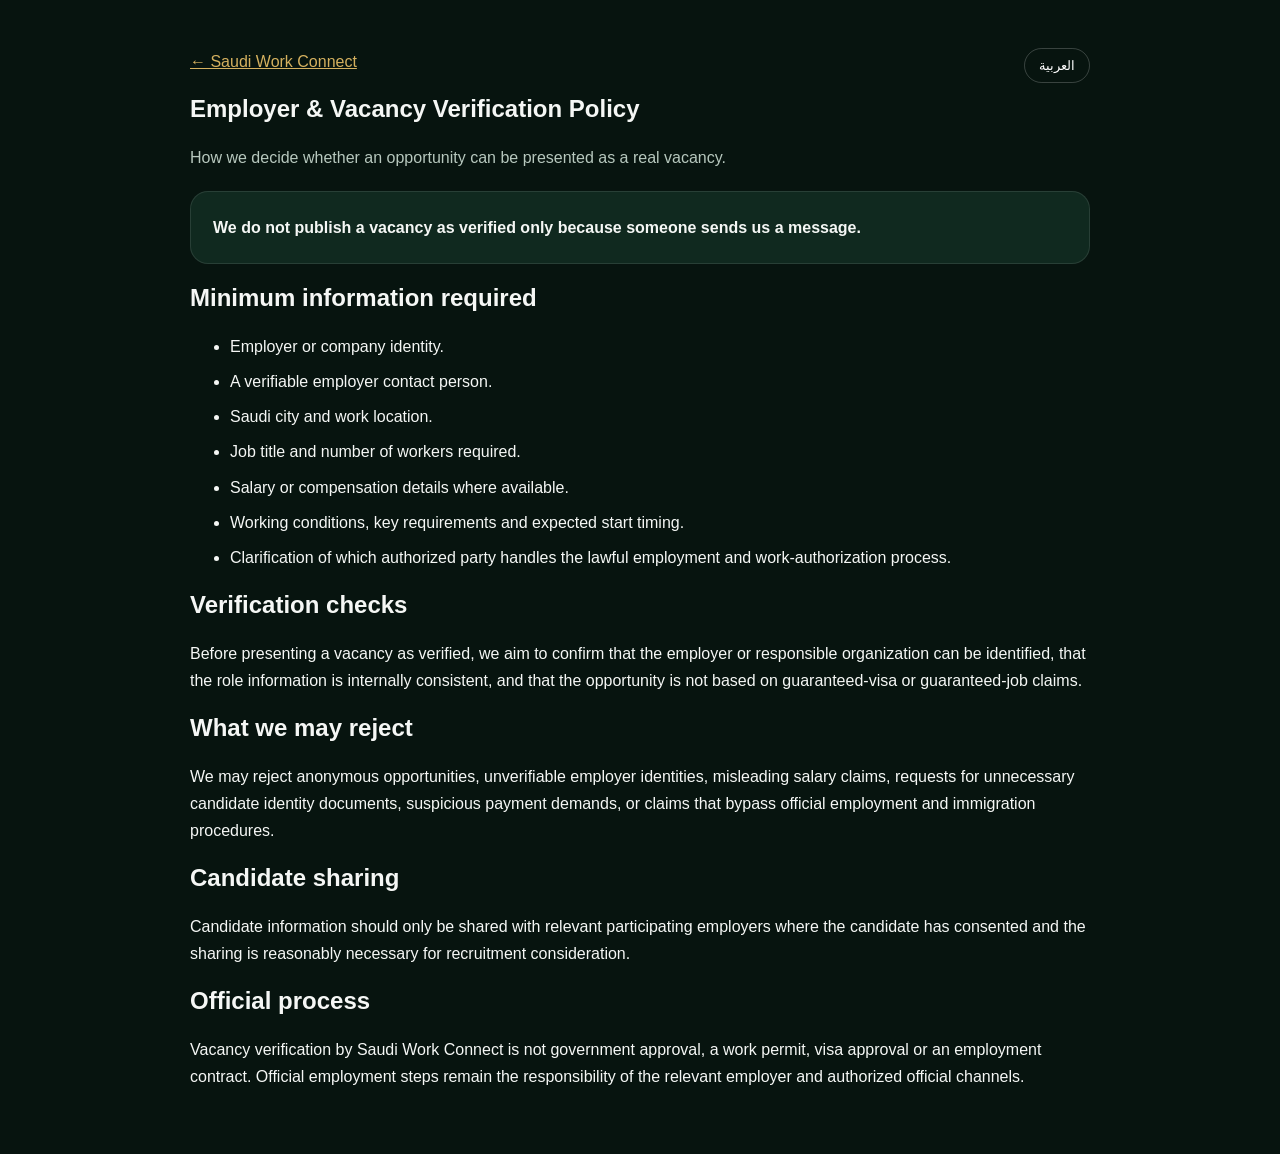
<file: saudi-work/vacancy-verification.html>
<!DOCTYPE html><html lang="en"><head><meta charset="utf-8"><meta name="viewport" content="width=device-width,initial-scale=1"><title>Vacancy Verification | Saudi Work Connect</title><style>body{margin:0;background:#07140f;color:#f5f7f5;font-family:Arial,Tahoma,sans-serif;line-height:1.7}main{max-width:900px;margin:auto;padding:48px 22px}a{color:#d5b15f}.box{background:#10291f;border:1px solid rgba(255,255,255,.1);border-radius:18px;padding:22px;margin:20px 0}.muted{color:#b7c8be}.lang{float:right;background:transparent;color:#fff;border:1px solid rgba(255,255,255,.2);border-radius:999px;padding:9px 14px}h1,h2{line-height:1.2}li{margin:8px 0}</style></head><body><main><button class="lang" id="lang">العربية</button><a href="./">← Saudi Work Connect</a><section data-en><h1>Employer & Vacancy Verification Policy</h1><p class="muted">How we decide whether an opportunity can be presented as a real vacancy.</p><div class="box"><strong>We do not publish a vacancy as verified only because someone sends us a message.</strong></div><h2>Minimum information required</h2><ul><li>Employer or company identity.</li><li>A verifiable employer contact person.</li><li>Saudi city and work location.</li><li>Job title and number of workers required.</li><li>Salary or compensation details where available.</li><li>Working conditions, key requirements and expected start timing.</li><li>Clarification of which authorized party handles the lawful employment and work-authorization process.</li></ul><h2>Verification checks</h2><p>Before presenting a vacancy as verified, we aim to confirm that the employer or responsible organization can be identified, that the role information is internally consistent, and that the opportunity is not based on guaranteed-visa or guaranteed-job claims.</p><h2>What we may reject</h2><p>We may reject anonymous opportunities, unverifiable employer identities, misleading salary claims, requests for unnecessary candidate identity documents, suspicious payment demands, or claims that bypass official employment and immigration procedures.</p><h2>Candidate sharing</h2><p>Candidate information should only be shared with relevant participating employers where the candidate has consented and the sharing is reasonably necessary for recruitment consideration.</p><h2>Official process</h2><p>Vacancy verification by Saudi Work Connect is not government approval, a work permit, visa approval or an employment contract. Official employment steps remain the responsibility of the relevant employer and authorized official channels.</p></section><section data-ar hidden dir="rtl"><h1>سياسة التحقق من جهات العمل والوظائف</h1><p class="muted">كيف نقرر ما إذا كان يمكن تقديم فرصة على أنها وظيفة حقيقية.</p><div class="box"><strong>لا ننشر فرصة على أنها موثقة لمجرد أن شخصاً أرسل لنا رسالة.</strong></div><h2>الحد الأدنى من المعلومات</h2><ul><li>هوية جهة العمل أو الشركة.</li><li>شخص تواصل يمكن التحقق منه.</li><li>المدينة ومكان العمل في السعودية.</li><li>المسمى الوظيفي وعدد العمال المطلوب.</li><li>تفاصيل الراتب أو المقابل المالي عندما تكون متاحة.</li><li>ظروف العمل والمتطلبات الأساسية والتوقيت المتوقع للبدء.</li><li>توضيح الجهة المخولة التي تتولى إجراءات التوظيف وتصريح العمل النظامية.</li></ul><h2>خطوات التحقق</h2><p>قبل تقديم فرصة على أنها موثقة، نسعى للتأكد من إمكانية تحديد جهة العمل أو الجهة المسؤولة وأن تفاصيل الوظيفة متناسقة وأن الفرصة لا تقوم على ادعاءات بضمان التأشيرة أو الوظيفة.</p><h2>ما قد نرفضه</h2><p>قد نرفض الفرص المجهولة أو جهات العمل التي لا يمكن التحقق منها أو الادعاءات المضللة حول الرواتب أو طلب وثائق هوية غير ضرورية أو طلبات دفع مشبوهة أو أي ادعاء بتجاوز الإجراءات الرسمية.</p><h2>مشاركة بيانات المرشحين</h2><p>لا ينبغي مشاركة بيانات المرشح إلا مع جهة عمل مشاركة ذات صلة وبعد وجود موافقة المرشح وعندما تكون المشاركة ضرورية بشكل معقول لغرض النظر في التوظيف.</p><h2>الإجراءات الرسمية</h2><p>التحقق من الفرصة عبر Saudi Work Connect لا يعني موافقة حكومية أو تصريح عمل أو تأشيرة أو عقد عمل. تبقى الإجراءات الرسمية مسؤولية جهة العمل المعنية والقنوات الرسمية المخولة.</p></section><script>const b=document.getElementById('lang'),e=document.querySelector('[data-en]'),a=document.querySelector('[data-ar]');b.onclick=()=>{const x=a.hidden;a.hidden=!x;e.hidden=x;document.documentElement.dir=x?'rtl':'ltr';b.textContent=x?'English':'العربية'}</script></main></body></html>
</file>
<file: styles.css>
:root{--bg:#0b0d10;--surface:#12161c;--paper:#f4f1e9;--ink:#111318;--muted:#6f7680;--accent:#d8ff5f;--line:rgba(17,19,24,.10);--white:#fff}*{box-sizing:border-box}html{scroll-behavior:smooth}body{margin:0;font-family:'DM Sans',system-ui,sans-serif;background:var(--paper);color:var(--ink);line-height:1.5}.site-header{position:sticky;top:0;z-index:20;display:grid;grid-template-columns:auto 1fr auto;align-items:center;gap:28px;padding:16px clamp(20px,5vw,70px);background:rgba(244,241,233,.88);backdrop-filter:blur(18px);border-bottom:1px solid var(--line)}.brand{display:inline-flex;align-items:center;gap:10px;text-decoration:none;color:var(--ink);font-family:'Manrope';font-weight:800}.brand-mark{width:34px;height:34px;border-radius:10px;display:grid;place-items:center;background:var(--bg);color:var(--accent)}nav{display:flex;justify-content:center;gap:26px}nav a,.footer-inner a{color:#555c65;text-decoration:none;font-size:14px;font-weight:600}.header-cta{justify-self:end;padding:11px 16px;border-radius:999px;background:var(--bg);color:#fff;text-decoration:none;font-size:13px;font-weight:800}.section-shell{max-width:1180px;margin:0 auto;padding:96px 24px}.hero{min-height:760px;display:grid;grid-template-columns:1.05fr .95fr;gap:70px;align-items:center}.eyebrow,.section-number{font-size:11px;text-transform:uppercase;letter-spacing:.14em;font-weight:800;color:#858b93}.hero h1,.section-intro h2,.center-heading h2,.trust-grid h2{font-family:'Manrope';letter-spacing:-.055em;line-height:.98}.hero h1{font-size:clamp(54px,7vw,92px);margin:22px 0}.hero h1 span{color:#6c737d}.hero-copy{font-size:20px;color:#666d76;max-width:650px}.hero-actions{display:flex;align-items:center;gap:16px;margin-top:30px;flex-wrap:wrap}.button{display:inline-flex;align-items:center;justify-content:center;gap:10px;border:0;border-radius:14px;padding:15px 20px;text-decoration:none;font:inherit;font-weight:800;cursor:pointer}.primary-button{background:var(--bg);color:#fff}.primary-button span{color:var(--accent)}.microcopy{font-size:12px;color:#777d85}.trust-row{display:flex;gap:22px;flex-wrap:wrap;margin-top:36px;padding-top:20px;border-top:1px solid var(--line);font-size:12px;color:#7b8189}.product-window{background:linear-gradient(180deg,#12161c,#090b0e);color:#fff;padding:26px;border-radius:30px;box-shadow:0 40px 90px rgba(11,13,16,.25)}.window-top{display:flex;justify-content:space-between;align-items:center}.badge{font-size:11px;padding:6px 10px;border-radius:999px;background:rgba(216,255,95,.1);color:var(--accent);border:1px solid rgba(216,255,95,.2)}.target-card{margin-top:22px;padding:24px;border-radius:22px;background:rgba(255,255,255,.05);border:1px solid rgba(255,255,255,.08);display:grid}.target-card small,.window-note,.route-preview small{color:#9299a3}.target-card strong{font:800 56px 'Manrope';letter-spacing:-.05em}.route-preview{display:grid;gap:10px;margin-top:14px}.route-preview>div{display:grid;grid-template-columns:auto 1fr;gap:12px;align-items:center;padding:14px;border-radius:16px;background:rgba(255,255,255,.04);border:1px solid rgba(255,255,255,.07)}.route-preview b{width:42px;height:42px;border-radius:50%;display:grid;place-items:center;background:var(--accent);color:#15180d}.route-preview span{display:grid}.window-note{font-size:11px;margin:16px 2px 0}.planner-wrap{background:#e8e3d8}.planner-grid{display:grid;grid-template-columns:.8fr 1.2fr;gap:80px;align-items:start}.section-intro{position:sticky;top:120px}.section-intro h2,.center-heading h2,.trust-grid h2{font-size:clamp(42px,5vw,68px);margin:15px 0 22px}.section-intro p{font-size:18px;color:#6b727b}.panel{background:rgba(255,255,255,.86);border:1px solid var(--line);border-radius:26px;box-shadow:0 18px 60px rgba(35,38,42,.07)}.form-panel{padding:30px;display:grid;gap:20px}.progress{height:5px;border-radius:999px;background:#ececec;overflow:hidden}.progress span{display:block;width:100%;height:100%;background:var(--accent)}.form-head{display:flex;justify-content:space-between;gap:16px;padding-bottom:18px;border-bottom:1px solid var(--line);font-size:12px}.form-head span{color:#858b93}.form-panel label,.form-panel fieldset{display:grid;gap:9px}.form-panel fieldset{border:0;margin:0;padding:0}.form-panel label>span,.form-panel legend{font-size:13px;font-weight:700}.form-panel input,.form-panel select{width:100%;padding:15px;border:1px solid rgba(17,19,24,.13);border-radius:14px;background:#fff;font:inherit}.money-input{display:flex;align-items:center;background:#fff;border:1px solid rgba(17,19,24,.13);border-radius:16px;overflow:hidden}.money-input b{font:700 28px 'Manrope';padding-left:16px}.money-input input{border:0;font:800 36px 'Manrope'}.two-fields{display:grid;grid-template-columns:1fr 1fr;gap:12px}.chip-grid{display:flex;flex-wrap:wrap;gap:8px}.chip{display:inline-flex!important;border:1px solid var(--line);border-radius:999px;background:#fafafa;cursor:pointer}.chip input{position:absolute;opacity:0}.chip span{padding:9px 12px;font-size:12px}.chip:has(input:checked){background:var(--bg);color:#fff}.checkbox-line{display:flex!important;grid-template-columns:auto 1fr;align-items:flex-start;gap:9px!important;color:#6f7680}.checkbox-line input{width:auto;margin-top:3px}.full-button{width:100%}.hidden{display:none!important}.results-section{padding-top:70px}.results-head{display:flex;justify-content:space-between;gap:30px;align-items:end}.results-head h2{font:800 clamp(40px,5vw,64px) 'Manrope';letter-spacing:-.05em;margin:10px 0}.results-head p{color:#6d747d}.score-key{display:grid;gap:6px;font-size:11px;color:#7a8088;text-align:right}.result-grid{display:grid;grid-template-columns:repeat(2,minmax(0,1fr));gap:16px;margin-top:32px}.route-card{background:#fff;border:1px solid var(--line);border-radius:24px;padding:24px}.route-top{display:flex;justify-content:space-between;gap:20px}.rank{font-size:11px;color:#9298a0}.route-card h3{font:800 25px 'Manrope';letter-spacing:-.03em;margin:4px 0}.score{width:72px;height:72px;border-radius:50%;display:grid;place-items:center;align-content:center}.score strong{font:800 24px 'Manrope'}.score small{font-size:9px}.score-green{background:#e9f5ce}.score-amber{background:#f7ebc6}.score-red{background:#f6d7d3}.fit-reason{color:#656c75;font-size:14px}.metrics{display:grid;grid-template-columns:repeat(3,1fr);gap:8px;margin:18px 0}.metrics div{padding:12px;border-radius:14px;background:#f7f6f2;display:grid;gap:4px}.metrics span{font-size:9px;text-transform:uppercase;color:#8a9098}.metrics strong{font-size:13px}.reality{display:inline-flex;align-items:center;gap:7px;font-size:11px;font-weight:800;padding:7px 10px;border-radius:999px}.reality span,.dot{width:8px;height:8px;border-radius:50%}.reality-green{background:#edf6db}.reality-green span,.green{background:#64a85f}.reality-amber{background:#f8edcf}.reality-amber span,.amber{background:#d4a229}.reality-red{background:#f7dddd}.reality-red span,.red{background:#c7655d}.route-card ol{padding-left:20px;color:#606770;font-size:13px}.action-plan{margin-top:18px;padding:26px;display:grid;grid-template-columns:.65fr 1.35fr;gap:30px}.action-plan h3{font:800 30px 'Manrope';margin:8px 0}.action-plan ol{margin:0;padding-left:20px}.action-plan li+li{margin-top:12px}.warning{margin-top:16px;padding:18px 20px;border-radius:18px;background:#fff0c8;border:1px solid #efd68a;color:#66521b}.legal-note{font-size:11px;color:#81878f}.center-heading{text-align:center;max-width:820px;margin:0 auto}.steps-grid{display:grid;grid-template-columns:repeat(4,1fr);gap:14px;margin-top:40px}.steps-grid article{padding:22px;border-top:1px solid var(--line)}.steps-grid b{font-size:11px;color:#969ba2}.steps-grid h3{font:700 21px 'Manrope';margin:20px 0 8px}.steps-grid p{font-size:13px;color:#737a82}.trust-section{background:var(--bg);color:#fff}.trust-grid{display:grid;grid-template-columns:1fr 1fr;gap:80px}.trust-grid .section-number{color:#8f969f}.reality-list{display:grid;gap:14px}.reality-list>div{position:relative;padding:20px 20px 20px 44px;border:1px solid rgba(255,255,255,.08);border-radius:18px;background:rgba(255,255,255,.04)}.reality-list .dot{position:absolute;left:20px;top:25px}.reality-list p{color:#9aa1aa;margin:6px 0 0;font-size:13px}footer{background:#0a0c0f;color:#fff}.footer-inner{padding-top:32px;padding-bottom:32px;display:flex;align-items:center;justify-content:space-between;gap:20px}.footer-inner .brand{color:#fff}.footer-inner p{color:#8d949d;font-size:13px}.footer-inner>div{display:flex;gap:16px}@media(max-width:900px){.site-header{grid-template-columns:auto auto}.site-header nav{display:none}.hero,.planner-grid,.trust-grid{grid-template-columns:1fr}.hero{min-height:auto;padding-top:70px}.section-intro{position:static}.result-grid{grid-template-columns:1fr}.steps-grid{grid-template-columns:1fr 1fr}.action-plan{grid-template-columns:1fr}.score-key{text-align:left}.results-head{align-items:start;flex-direction:column}.metrics{grid-template-columns:1fr 1fr 1fr}}@media(max-width:600px){.section-shell{padding:70px 18px}.header-cta{font-size:11px;padding:10px 12px}.hero h1{font-size:54px}.two-fields,.steps-grid{grid-template-columns:1fr}.form-panel{padding:20px}.metrics{grid-template-columns:1fr}.footer-inner{align-items:flex-start;flex-direction:column}}
</file>
